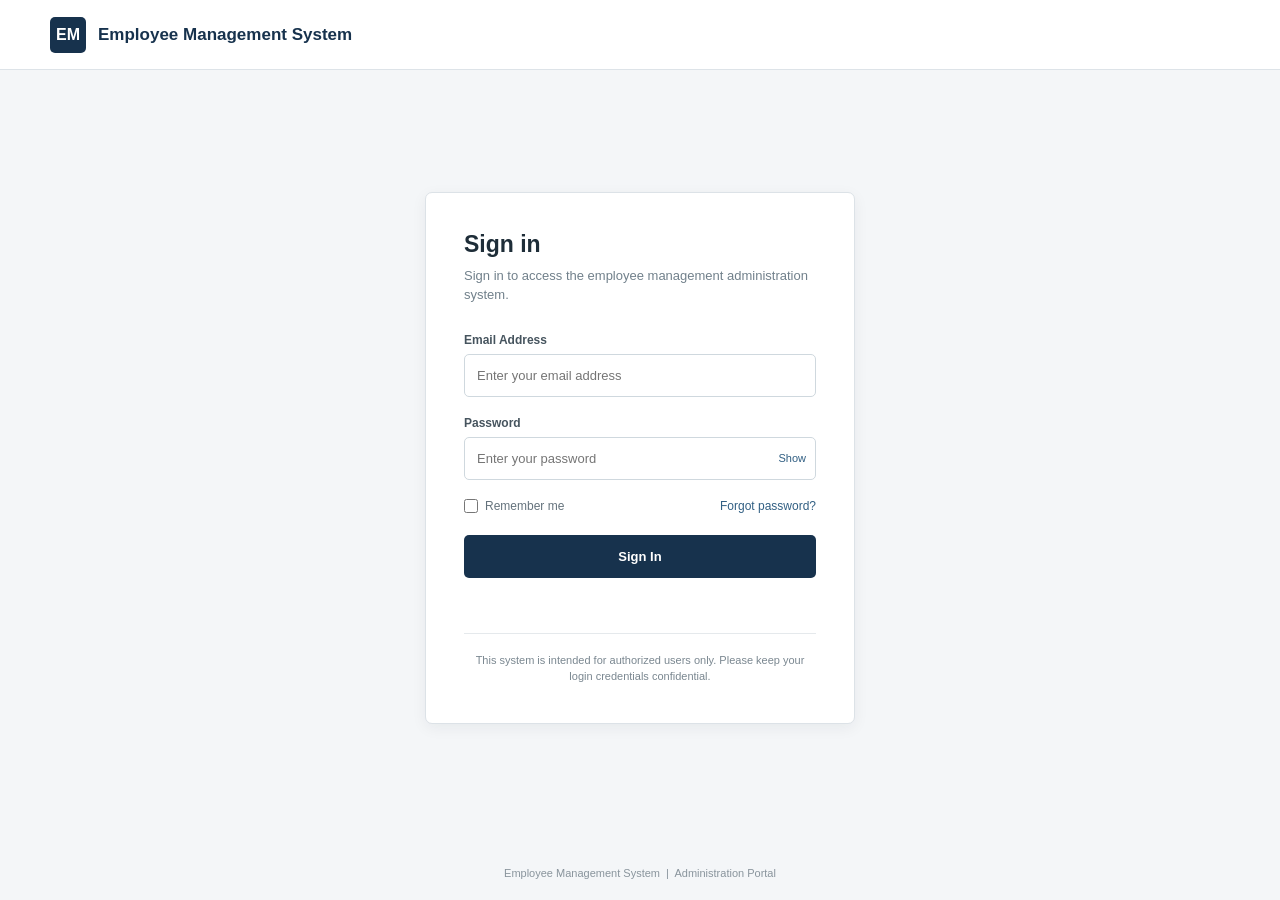
<file: index.html>
<!DOCTYPE html>
<html lang="en">
<head>
    <meta charset="UTF-8">
    <meta name="viewport" content="width=device-width, initial-scale=1.0">

    <title>Employee Management System - Sign In</title>

    <style>
        * {
            margin: 0;
            padding: 0;
            box-sizing: border-box;
        }

        body {
            font-family: Arial, Helvetica, sans-serif;
            background: #f4f6f8;
            color: #263238;
            min-height: 100vh;
        }

        .page {
            min-height: 100vh;
            display: flex;
            flex-direction: column;
        }

        /* HEADER */

        .header {
            height: 70px;
            background: #ffffff;
            border-bottom: 1px solid #dde3e8;
            display: flex;
            align-items: center;
            padding: 0 50px;
        }

        .brand {
            display: flex;
            align-items: center;
            gap: 12px;
        }

        .brand-mark {
            width: 36px;
            height: 36px;
            background: #17324d;
            color: white;
            border-radius: 5px;
            display: flex;
            align-items: center;
            justify-content: center;
            font-weight: bold;
            font-size: 16px;
        }

        .brand-name {
            color: #17324d;
            font-size: 17px;
            font-weight: 600;
        }

        /* MAIN */

        .main {
            flex: 1;
            display: flex;
            justify-content: center;
            align-items: center;
            padding: 50px 20px;
        }

        .login-container {
            width: 100%;
            max-width: 430px;
        }

        .login-card {
            background: #ffffff;
            border: 1px solid #dce2e7;
            border-radius: 7px;
            padding: 38px;
            box-shadow: 0 4px 15px rgba(20, 40, 55, 0.06);
        }

        .heading {
            margin-bottom: 28px;
        }

        .heading h1 {
            font-size: 23px;
            font-weight: 600;
            color: #1e2d38;
        }

        .heading p {
            margin-top: 8px;
            color: #71808b;
            font-size: 13px;
            line-height: 1.5;
        }

        /* FORM */

        .form-group {
            margin-bottom: 19px;
        }

        .form-group label {
            display: block;
            font-size: 12px;
            font-weight: 600;
            color: #46545e;
            margin-bottom: 7px;
        }

        .input-wrapper {
            position: relative;
        }

        .form-group input {
            width: 100%;
            height: 43px;
            border: 1px solid #cfd8de;
            border-radius: 5px;
            padding: 0 12px;
            font-size: 13px;
            color: #263238;
            background: #ffffff;
            outline: none;
        }

        .form-group input:focus {
            border-color: #315f83;
            box-shadow: 0 0 0 2px rgba(49, 95, 131, 0.08);
        }

        .password-input {
            padding-right: 65px !important;
        }

        .show-password {
            position: absolute;
            right: 10px;
            top: 50%;
            transform: translateY(-50%);
            border: none;
            background: transparent;
            color: #315f83;
            font-size: 11px;
            cursor: pointer;
        }

        /* OPTIONS */

        .options {
            display: flex;
            justify-content: space-between;
            align-items: center;
            margin: 4px 0 22px;
        }

        .remember {
            display: flex;
            align-items: center;
            gap: 7px;
            color: #64727c;
            font-size: 12px;
        }

        .remember input {
            width: 14px;
            height: 14px;
        }

        .forgot {
            color: #315f83;
            text-decoration: none;
            font-size: 12px;
        }

        .forgot:hover {
            text-decoration: underline;
        }

        /* BUTTON */

        .login-button {
            width: 100%;
            height: 43px;
            background: #17324d;
            color: white;
            border: none;
            border-radius: 5px;
            font-size: 13px;
            font-weight: 600;
            cursor: pointer;
        }

        .login-button:hover {
            background: #294d6b;
        }

        /* MESSAGE */

        .login-message {
            min-height: 18px;
            margin-top: 15px;
            text-align: center;
            color: #a63c3c;
            font-size: 12px;
        }

        /* SECURITY */

        .security-note {
            margin-top: 22px;
            padding-top: 18px;
            border-top: 1px solid #e5e9ec;
            color: #7a8790;
            font-size: 11px;
            line-height: 1.5;
            text-align: center;
        }

        /* FOOTER */

        .footer {
            height: 55px;
            display: flex;
            justify-content: center;
            align-items: center;
            color: #89949c;
            font-size: 11px;
        }

        /* MOBILE */

        @media (max-width: 600px) {

            .header {
                padding: 0 20px;
            }

            .main {
                padding: 30px 15px;
            }

            .login-card {
                padding: 28px 22px;
            }

            .options {
                align-items: flex-start;
                gap: 10px;
            }

        }
    </style>
</head>

<body>

<div class="page">

    <!-- HEADER -->

    <header class="header">

        <div class="brand">

            <div class="brand-mark">
                EM
            </div>

            <div class="brand-name">
                Employee Management System
            </div>

        </div>

    </header>


    <!-- LOGIN -->

    <main class="main">

        <div class="login-container">

            <div class="login-card">

                <div class="heading">

                    <h1>Sign in</h1>

                    <p>
                        Sign in to access the employee management
                        administration system.
                    </p>

                </div>


                <form id="loginForm">

                    <!-- EMAIL -->

                    <div class="form-group">

                        <label for="email">
                            Email Address
                        </label>

                        <input
                            type="email"
                            id="email"
                            placeholder="Enter your email address"
                            autocomplete="username"
                            required
                        >

                    </div>


                    <!-- PASSWORD -->

                    <div class="form-group">

                        <label for="password">
                            Password
                        </label>

                        <div class="input-wrapper">

                            <input
                                type="password"
                                id="password"
                                class="password-input"
                                placeholder="Enter your password"
                                autocomplete="current-password"
                                required
                            >

                            <button
                                type="button"
                                class="show-password"
                                onclick="togglePassword()"
                            >
                                Show
                            </button>

                        </div>

                    </div>


                    <!-- OPTIONS -->

                    <div class="options">

                        <label class="remember">

                            <input
                                type="checkbox"
                                id="remember"
                            >

                            Remember me

                        </label>


                        <a
                            href="#"
                            class="forgot"
                            onclick="forgotPassword(event)"
                        >
                            Forgot password?
                        </a>

                    </div>


                    <!-- LOGIN -->

                    <button
                        type="submit"
                        class="login-button"
                    >
                        Sign In
                    </button>


                    <div
                        id="loginMessage"
                        class="login-message"
                    ></div>

                </form>


                <div class="security-note">

                    This system is intended for authorized users only.
                    Please keep your login credentials confidential.

                </div>

            </div>

        </div>

    </main>


    <!-- FOOTER -->

    <footer class="footer">

        Employee Management System &nbsp;|&nbsp;
        Administration Portal

    </footer>

</div>


<script>

    const loginForm =
        document.getElementById("loginForm");


    loginForm.addEventListener("submit", function(event) {

        event.preventDefault();


        const email =
            document.getElementById("email").value.trim();

        const password =
            document.getElementById("password").value;


        if (
            email === "admin@employeehub.com" &&
            password === "12345"
        ) {

            window.location.href =
                "dashboard.html";

        } else {

            document.getElementById("loginMessage")
                .textContent =
                "Invalid email address or password.";

        }

    });


    function togglePassword() {

        const password =
            document.getElementById("password");

        const button =
            document.querySelector(".show-password");


        if (password.type === "password") {

            password.type = "text";
            button.textContent = "Hide";

        } else {

            password.type = "password";
            button.textContent = "Show";

        }

    }


    function forgotPassword(event) {

        event.preventDefault();

        alert(
            "Please contact the system administrator to reset your password."
        );

    }

</script>

</body>
</html>
</file>
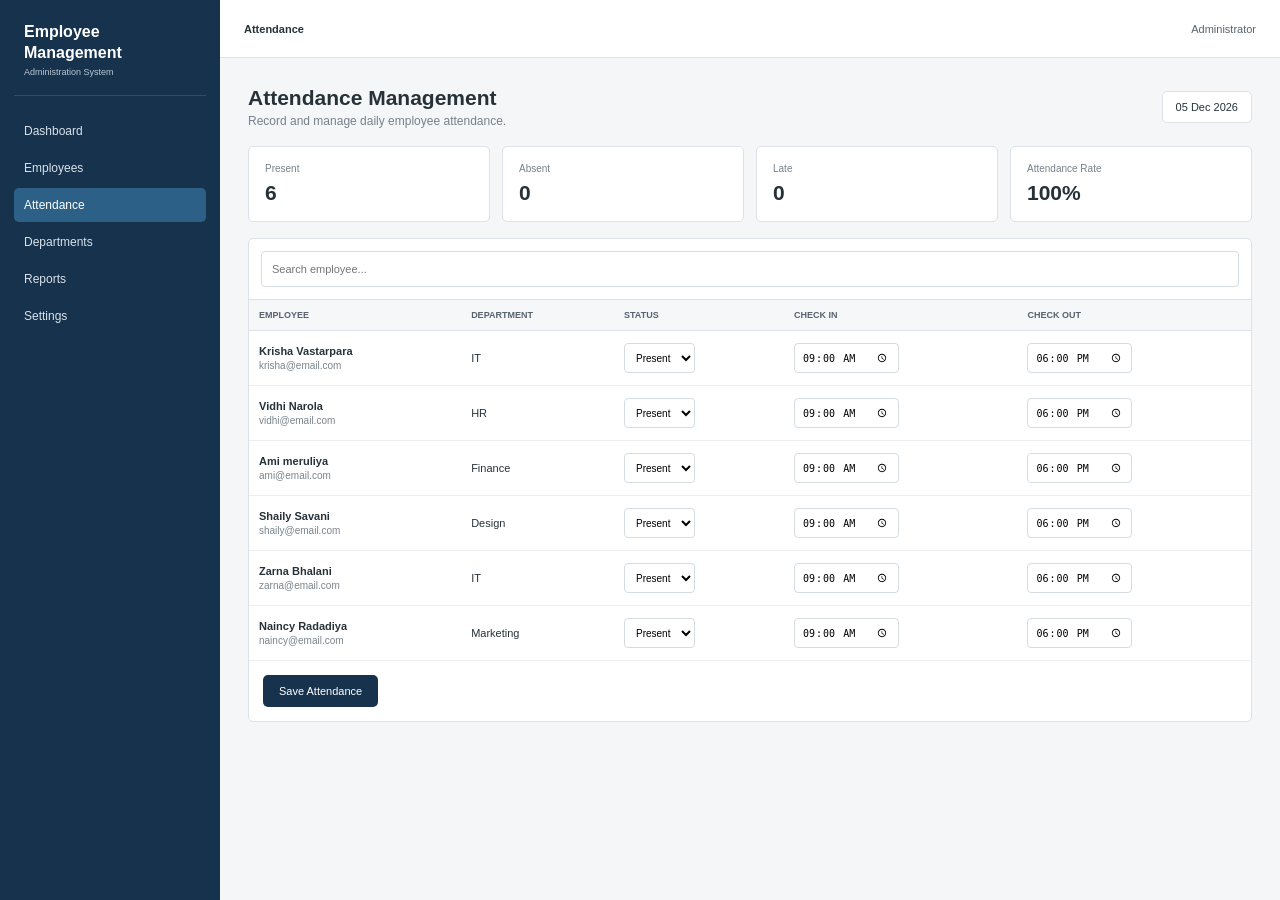
<file: attendance.html>
<!DOCTYPE html>
<html lang="en">
<head>
<meta charset="UTF-8">
<meta name="viewport" content="width=device-width, initial-scale=1.0">

<title>Attendance | Employee Management System</title>

<style>
* {
    box-sizing: border-box;
    margin: 0;
    padding: 0;
}

body {
    font-family: Arial, Helvetica, sans-serif;
    background: #f4f6f8;
    color: #263238;
}

/* SIDEBAR */
.sidebar {
    position: fixed;
    left: 0;
    top: 0;
    width: 220px;
    height: 100vh;
    background: #17324d;
    color: white;
    padding: 22px 14px;
}

.logo {
    padding: 0 10px 18px;
    border-bottom: 1px solid rgba(255,255,255,0.12);
    margin-bottom: 18px;
}

.logo h2 {
    font-size: 16px;
    line-height: 1.3;
}

.logo p {
    font-size: 9px;
    color: #b9c7d3;
    margin-top: 3px;
}

.nav a {
    display: block;
    color: #d9e2e9;
    text-decoration: none;
    font-size: 12px;
    padding: 10px;
    margin-bottom: 3px;
    border-radius: 5px;
}

.nav a:hover,
.nav a.active {
    background: #2d6086;
    color: white;
}

/* MAIN */
.main {
    margin-left: 220px;
    min-height: 100vh;
}

/* TOP BAR */
.topbar {
    height: 58px;
    background: white;
    border-bottom: 1px solid #dce2e7;
    display: flex;
    justify-content: space-between;
    align-items: center;
    padding: 0 24px;
}

.topbar-title {
    font-size: 11px;
    font-weight: bold;
}

.admin {
    font-size: 11px;
    color: #59636d;
}

/* CONTENT */
.content {
    padding: 28px;
}

.page-header {
    display: flex;
    justify-content: space-between;
    align-items: center;
    margin-bottom: 18px;
}

.page-header h1 {
    font-size: 21px;
}

.page-header p {
    font-size: 12px;
    color: #77818a;
    margin-top: 4px;
}

.date-box {
    background: white;
    border: 1px solid #dce2e7;
    border-radius: 5px;
    padding: 9px 13px;
    font-size: 11px;
}

/* SUMMARY */
.summary {
    display: grid;
    grid-template-columns: repeat(4, 1fr);
    gap: 12px;
    margin-bottom: 16px;
}

.summary-card {
    background: white;
    border: 1px solid #dce2e7;
    border-radius: 5px;
    padding: 16px;
}

.summary-card p {
    font-size: 10px;
    color: #77818a;
    margin-bottom: 7px;
}

.summary-card h2 {
    font-size: 21px;
}

/* TABLE CARD */
.table-card {
    background: white;
    border: 1px solid #dce2e7;
    border-radius: 5px;
    overflow: hidden;
}

.filters {
    padding: 12px;
    border-bottom: 1px solid #dce2e7;
    display: flex;
    gap: 8px;
}

.search-box {
    flex: 1;
    height: 36px;
    border: 1px solid #d5dce1;
    border-radius: 4px;
    padding: 0 10px;
    font-size: 11px;
    outline: none;
}

.search-box:focus {
    border-color: #17324d;
}

/* TABLE */
.table-wrapper {
    overflow-x: auto;
}

table {
    width: 100%;
    border-collapse: collapse;
    min-width: 760px;
}

th {
    background: #f5f7f9;
    color: #59636d;
    font-size: 9px;
    text-align: left;
    padding: 10px;
    border-bottom: 1px solid #dce2e7;
}

td {
    padding: 12px 10px;
    font-size: 11px;
    border-bottom: 1px solid #edf0f2;
}

.employee-name {
    font-weight: bold;
}

.employee-email {
    color: #7a848c;
    font-size: 10px;
    margin-top: 3px;
}

.status-select {
    height: 30px;
    border: 1px solid #d5dce1;
    border-radius: 4px;
    padding: 0 7px;
    font-size: 10px;
    background: white;
    outline: none;
}

.time-input {
    width: 105px;
    height: 30px;
    border: 1px solid #d5dce1;
    border-radius: 4px;
    padding: 0 7px;
    font-size: 10px;
    outline: none;
}

.save-btn {
    background: #17324d;
    color: white;
    border: none;
    border-radius: 5px;
    padding: 10px 16px;
    font-size: 11px;
    cursor: pointer;
    margin: 14px;
}

.save-btn:hover {
    background: #244966;
}

.no-data {
    text-align: center;
    padding: 35px;
    color: #7a848c;
    font-size: 12px;
}

.message {
    display: none;
    margin: 0 14px 14px;
    padding: 9px 12px;
    background: #e8f5ed;
    border: 1px solid #c9e6d3;
    color: #287a46;
    border-radius: 4px;
    font-size: 10px;
}

/* MOBILE */
@media (max-width: 800px) {

    .sidebar {
        position: relative;
        width: 100%;
        height: auto;
        padding: 14px;
    }

    .logo {
        margin-bottom: 10px;
    }

    .nav {
        display: flex;
        flex-wrap: wrap;
        gap: 4px;
    }

    .nav a {
        margin: 0;
        padding: 8px 10px;
    }

    .main {
        margin-left: 0;
    }

    .content {
        padding: 15px;
    }

    .summary {
        grid-template-columns: repeat(2, 1fr);
    }

    .page-header {
        align-items: flex-start;
        gap: 10px;
    }
}

@media (max-width: 500px) {

    .summary {
        grid-template-columns: 1fr;
    }

    .page-header {
        flex-direction: column;
    }
}
</style>
</head>

<body>

<!-- SIDEBAR -->
<aside class="sidebar">

    <div class="logo">
        <h2>Employee<br>Management</h2>
        <p>Administration System</p>
    </div>

    <nav class="nav">
        <a href="dashboard.html">Dashboard</a>
        <a href="employees.html">Employees</a>
        <a href="attendance.html" class="active">Attendance</a>
        <a href="departments.html">Departments</a>
        <a href="reports.html">Reports</a>
        <a href="settings.html">Settings</a>
    </nav>

</aside>


<!-- MAIN -->
<main class="main">

    <header class="topbar">

        <div class="topbar-title">
            Attendance
        </div>

        <div class="admin">
            Administrator
        </div>

    </header>


    <section class="content">

        <!-- HEADER -->
        <div class="page-header">

            <div>
                <h1>Attendance Management</h1>
                <p>Record and manage daily employee attendance.</p>
            </div>

            <div class="date-box" id="currentDate">
                Loading...
            </div>

        </div>


        <!-- SUMMARY -->
        <div class="summary">

            <div class="summary-card">
                <p>Present</p>
                <h2 id="presentCount">0</h2>
            </div>

            <div class="summary-card">
                <p>Absent</p>
                <h2 id="absentCount">0</h2>
            </div>

            <div class="summary-card">
                <p>Late</p>
                <h2 id="lateCount">0</h2>
            </div>

            <div class="summary-card">
                <p>Attendance Rate</p>
                <h2 id="attendanceRate">0%</h2>
            </div>

        </div>


        <!-- TABLE -->
        <div class="table-card">

            <div class="filters">

                <input
                    type="text"
                    id="searchInput"
                    class="search-box"
                    placeholder="Search employee..."
                    oninput="displayAttendance()"
                >

            </div>


            <div class="table-wrapper">

                <table>

                    <thead>

                        <tr>
                            <th>EMPLOYEE</th>
                            <th>DEPARTMENT</th>
                            <th>STATUS</th>
                            <th>CHECK IN</th>
                            <th>CHECK OUT</th>
                        </tr>

                    </thead>

                    <tbody id="attendanceTableBody"></tbody>

                </table>

            </div>


            <button
                class="save-btn"
                onclick="saveAttendance()"
            >
                Save Attendance
            </button>


            <div
                class="message"
                id="saveMessage"
            >
                Attendance saved successfully.
            </div>

        </div>

    </section>

</main>


<script>

/* =====================================================
   EMPLOYEES
===================================================== */

const defaultEmployees = [

    {
        id: "EMP001",
        name: "Krisha Vastarpara",
        position: "Software Developer",
        department: "IT",
        email: "krisha@email.com",
        status: "Active"
    },

    {
        id: "EMP002",
        name: "Vidhi Narola",
        position: "HR Manager",
        department: "HR",
        email: "vidhi@email.com",
        status: "Active"
    },

    {
        id: "EMP003",
        name: "Ami meruliya",
        position: "Accountant",
        department: "Finance",
        email: "ami@email.com",
        status: "Active"
    },

    {
        id: "EMP004",
        name: "Shaily Savani",
        position: "UI Designer",
        department: "Design",
        email: "shaily@email.com",
        status: "Active"
    },

    {
        id: "EMP005",
        name: "Zarna Bhalani",
        position: "Web Developer",
        department: "IT",
        email: "zarna@email.com",
        status: "Active"
    },

    {
        id: "EMP006",
        name: "Naincy Radadiya",
        position: "Marketing Executive",
        department: "Marketing",
        email: "naincy@email.com",
        status: "Active"
    }

];


/* =====================================================
   GET EMPLOYEES FROM EMPLOYEE PAGE
===================================================== */

let employees = [];

const savedEmployees =
    localStorage.getItem("employeeHubEmployees");

if (savedEmployees) {

    try {

        employees = JSON.parse(savedEmployees);

        if (!Array.isArray(employees) || employees.length === 0) {
            employees = defaultEmployees;
        }

    } catch (error) {

        employees = defaultEmployees;

    }

} else {

    employees = defaultEmployees;

}


/* =====================================================
   DATE
===================================================== */

const today =
    new Date();

const todayKey =
    today.getFullYear() +
    "-" +
    String(today.getMonth() + 1).padStart(2, "0") +
    "-" +
    String(today.getDate()).padStart(2, "0");


document.getElementById("currentDate").textContent =
    today.toLocaleDateString(
        "en-IN",
        {
            day: "2-digit",
            month: "short",
            year: "numeric"
        }
    );


/* =====================================================
   ATTENDANCE STORAGE
===================================================== */

const attendanceStorageKey =
    "employeeAttendance_" + todayKey;


let attendance = {};


const savedAttendance =
    localStorage.getItem(attendanceStorageKey);


if (savedAttendance) {

    try {

        attendance = JSON.parse(savedAttendance);

    } catch (error) {

        attendance = {};

    }

}


/* =====================================================
   CREATE DEFAULT ATTENDANCE
===================================================== */

employees.forEach(function(employee) {

    if (!attendance[employee.id]) {

        attendance[employee.id] = {

            status: "Present",

            checkIn: "09:00",

            checkOut: "18:00"

        };

    }

});


/* =====================================================
   DISPLAY ATTENDANCE
===================================================== */

function displayAttendance() {

    const tableBody =
        document.getElementById(
            "attendanceTableBody"
        );


    const search =
        document
        .getElementById("searchInput")
        .value
        .toLowerCase()
        .trim();


    const filteredEmployees =
        employees.filter(function(employee) {

            return (
                employee.name
                    .toLowerCase()
                    .includes(search)
                ||
                employee.department
                    .toLowerCase()
                    .includes(search)
            );

        });


    tableBody.innerHTML = "";


    if (filteredEmployees.length === 0) {

        tableBody.innerHTML = `
            <tr>
                <td colspan="5" class="no-data">
                    No employees found.
                </td>
            </tr>
        `;

        updateStatistics();

        return;

    }


    filteredEmployees.forEach(function(employee) {

        if (!attendance[employee.id]) {

            attendance[employee.id] = {

                status: "Present",
                checkIn: "09:00",
                checkOut: "18:00"

            };

        }


        const record =
            attendance[employee.id];


        const row =
            document.createElement("tr");


        row.innerHTML = `

            <td>

                <div class="employee-name">
                    ${escapeHTML(employee.name)}
                </div>

                <div class="employee-email">
                    ${escapeHTML(employee.email)}
                </div>

            </td>


            <td>
                ${escapeHTML(employee.department)}
            </td>


            <td>

                <select
                    class="status-select"
                    data-id="${employee.id}"
                    onchange="changeStatus('${employee.id}', this.value)"
                >

                    <option
                        value="Present"
                        ${record.status === "Present" ? "selected" : ""}
                    >
                        Present
                    </option>

                    <option
                        value="Absent"
                        ${record.status === "Absent" ? "selected" : ""}
                    >
                        Absent
                    </option>

                    <option
                        value="Late"
                        ${record.status === "Late" ? "selected" : ""}
                    >
                        Late
                    </option>

                </select>

            </td>


            <td>

                <input
                    type="time"
                    class="time-input"
                    id="checkin-${employee.id}"
                    value="${record.checkIn}"
                    ${record.status === "Absent" ? "disabled" : ""}
                    onchange="updateTime('${employee.id}', 'checkIn', this.value)"
                >

            </td>


            <td>

                <input
                    type="time"
                    class="time-input"
                    id="checkout-${employee.id}"
                    value="${record.checkOut}"
                    ${record.status === "Absent" ? "disabled" : ""}
                    onchange="updateTime('${employee.id}', 'checkOut', this.value)"
                >

            </td>

        `;


        tableBody.appendChild(row);

    });


    updateStatistics();

}


/* =====================================================
   CHANGE STATUS
===================================================== */

function changeStatus(id, status) {

    if (!attendance[id]) {

        attendance[id] = {};

    }


    attendance[id].status = status;


    if (status === "Present") {

        attendance[id].checkIn = "09:00";
        attendance[id].checkOut = "18:00";

    }


    if (status === "Late") {

        attendance[id].checkIn = "09:30";
        attendance[id].checkOut = "18:00";

    }


    if (status === "Absent") {

        attendance[id].checkIn = "";
        attendance[id].checkOut = "";

    }


    displayAttendance();

}


/* =====================================================
   UPDATE TIME
===================================================== */

function updateTime(id, type, value) {

    if (!attendance[id]) {

        attendance[id] = {

            status: "Present",
            checkIn: "09:00",
            checkOut: "18:00"

        };

    }


    attendance[id][type] = value;


    updateStatistics();

}


/* =====================================================
   STATISTICS
===================================================== */

function updateStatistics() {

    let present = 0;
    let absent = 0;
    let late = 0;


    employees.forEach(function(employee) {

        const record =
            attendance[employee.id];


        if (!record) {
            return;
        }


        if (record.status === "Present") {
            present++;
        }

        else if (record.status === "Absent") {
            absent++;
        }

        else if (record.status === "Late") {
            late++;
        }

    });


    const total =
        employees.length;


    const rate =
        total > 0
            ? Math.round(
                ((present + late) / total) * 100
              )
            : 0;


    document.getElementById(
        "presentCount"
    ).textContent = present;


    document.getElementById(
        "absentCount"
    ).textContent = absent;


    document.getElementById(
        "lateCount"
    ).textContent = late;


    document.getElementById(
        "attendanceRate"
    ).textContent = rate + "%";

}


/* =====================================================
   SAVE ATTENDANCE
===================================================== */

function saveAttendance() {

    localStorage.setItem(
        attendanceStorageKey,
        JSON.stringify(attendance)
    );


    const message =
        document.getElementById(
            "saveMessage"
        );


    message.style.display = "block";


    setTimeout(function() {

        message.style.display = "none";

    }, 2500);

}


/* =====================================================
   HTML SECURITY
===================================================== */

function escapeHTML(value) {

    return String(value)
        .replace(/&/g, "&amp;")
        .replace(/</g, "&lt;")
        .replace(/>/g, "&gt;")
        .replace(/"/g, "&quot;")
        .replace(/'/g, "&#039;");

}


/* =====================================================
   START
===================================================== */

displayAttendance();

</script>

</body>
</html>
</file>
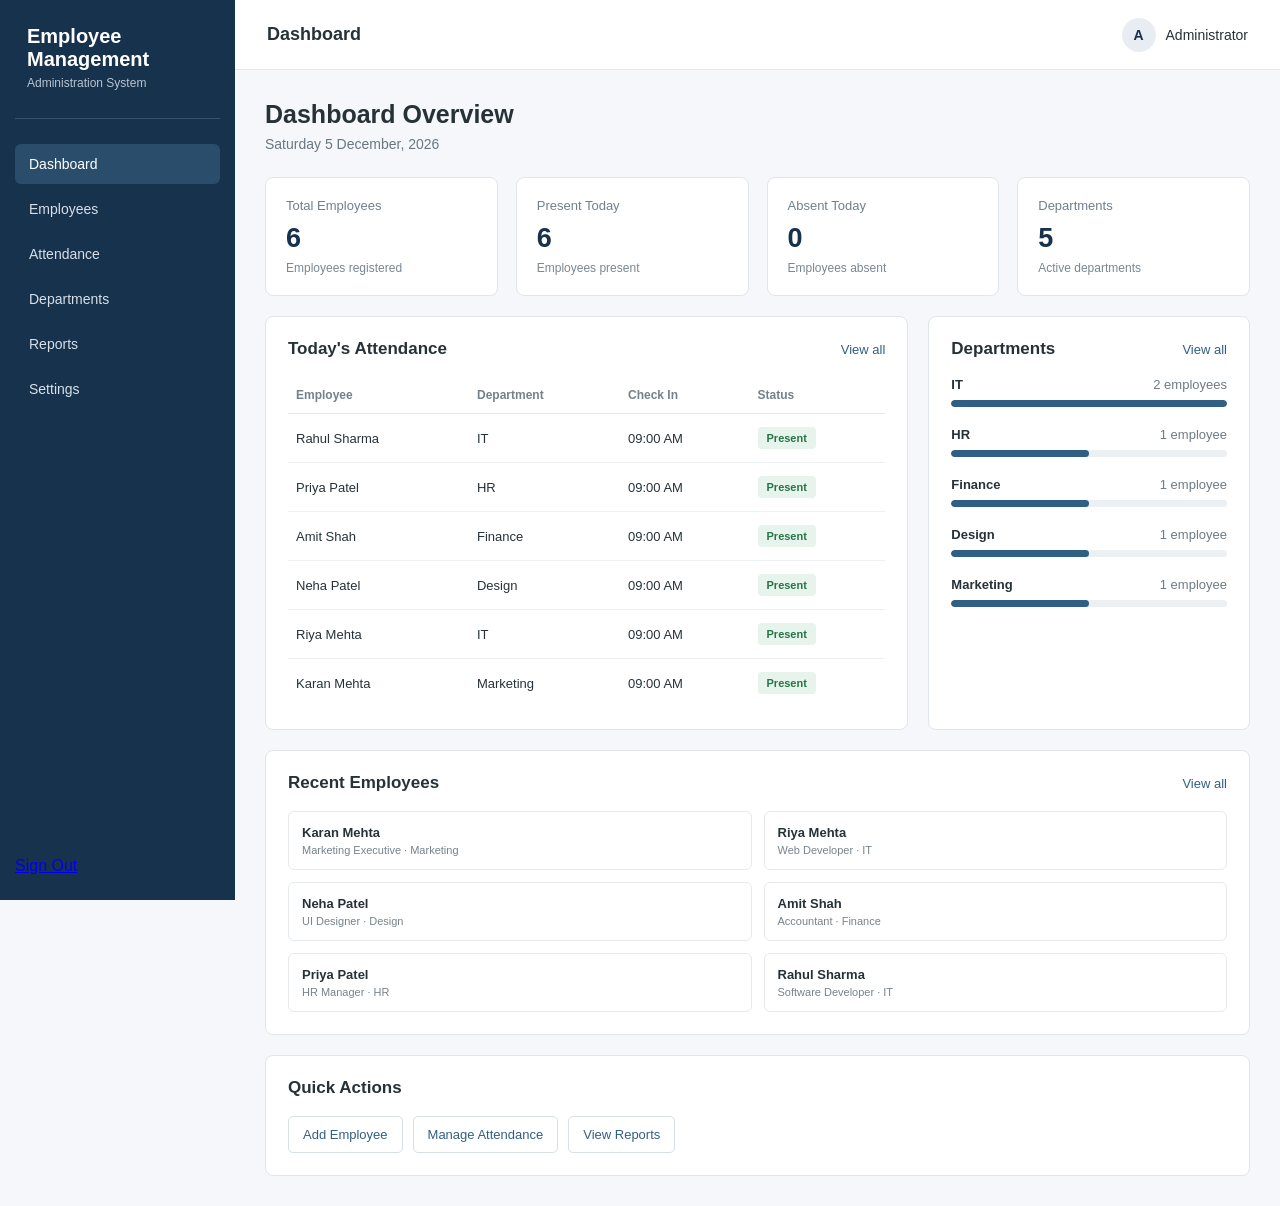
<file: dashboard.html>
<!DOCTYPE html>
<html lang="en">
<head>
    <meta charset="UTF-8">
    <meta name="viewport" content="width=device-width, initial-scale=1.0">
    <title>Dashboard | Employee Management System</title>

    <style>
        * {
            margin: 0;
            padding: 0;
            box-sizing: border-box;
        }

        body {
            font-family: Arial, Helvetica, sans-serif;
            background: #f5f7fa;
            color: #263238;
        }

        .layout {
            display: flex;
            min-height: 100vh;
        }

        /* SIDEBAR */
        .sidebar {
            width: 235px;
            background: #17324d;
            color: white;
            padding: 25px 15px;
            position: fixed;
            left: 0;
            top: 0;
            bottom: 0;
        }

        .brand {
            padding: 0 12px 28px;
            border-bottom: 1px solid rgba(255,255,255,0.15);
        }

        .brand h2 {
            font-size: 20px;
            font-weight: 600;
        }

        .brand p {
            margin-top: 5px;
            font-size: 12px;
            color: #b8c5d1;
        }

        .menu {
            margin-top: 25px;
        }

        .menu a {
            display: block;
            color: #d7e0e8;
            text-decoration: none;
            padding: 12px 14px;
            margin-bottom: 5px;
            border-radius: 6px;
            font-size: 14px;
        }

        .menu a:hover,
        .menu a.active {
            background: #294d6b;
            color: white;
        }

        .logout {
            position: absolute;
            bottom: 25px;
            left: 15px;
            right: 15px;
        }

        /* MAIN */
        .main {
            margin-left: 235px;
            width: calc(100% - 235px);
        }

        .topbar {
            height: 70px;
            background: white;
            border-bottom: 1px solid #e1e6eb;
            display: flex;
            align-items: center;
            justify-content: space-between;
            padding: 0 32px;
        }

        .topbar h3 {
            font-size: 18px;
            font-weight: 600;
        }

        .admin {
            display: flex;
            align-items: center;
            gap: 10px;
            font-size: 14px;
        }

        .avatar {
            width: 34px;
            height: 34px;
            border-radius: 50%;
            background: #e7edf3;
            display: flex;
            align-items: center;
            justify-content: center;
            font-weight: bold;
            color: #17324d;
        }

        .content {
            padding: 30px;
        }

        .welcome h1 {
            font-size: 25px;
            font-weight: 600;
        }

        .welcome p {
            margin-top: 7px;
            color: #687783;
            font-size: 14px;
        }

        /* STATISTICS */
        .stats {
            display: grid;
            grid-template-columns: repeat(4, 1fr);
            gap: 18px;
            margin-top: 25px;
        }

        .stat-card {
            background: white;
            border: 1px solid #e1e6eb;
            border-radius: 8px;
            padding: 20px;
        }

        .stat-title {
            color: #71808c;
            font-size: 13px;
            margin-bottom: 10px;
        }

        .stat-value {
            font-size: 27px;
            font-weight: 600;
            color: #17324d;
        }

        .stat-note {
            margin-top: 7px;
            font-size: 12px;
            color: #7a8791;
        }

        /* GRID */
        .dashboard-grid {
            display: grid;
            grid-template-columns: 2fr 1fr;
            gap: 20px;
            margin-top: 20px;
        }

        .box {
            background: white;
            border: 1px solid #e1e6eb;
            border-radius: 8px;
            padding: 22px;
        }

        .box-header {
            display: flex;
            justify-content: space-between;
            align-items: center;
            margin-bottom: 18px;
        }

        .box-header h2 {
            font-size: 17px;
            font-weight: 600;
        }

        .view-link {
            color: #315f83;
            text-decoration: none;
            font-size: 13px;
        }

        /* ATTENDANCE */
        .table-wrapper {
            overflow-x: auto;
        }

        table {
            width: 100%;
            border-collapse: collapse;
        }

        th {
            text-align: left;
            font-size: 12px;
            color: #74818b;
            font-weight: 600;
            padding: 11px 8px;
            border-bottom: 1px solid #e4e8ec;
        }

        td {
            padding: 13px 8px;
            font-size: 13px;
            border-bottom: 1px solid #eef1f3;
        }

        tr:last-child td {
            border-bottom: none;
        }

        .status {
            display: inline-block;
            padding: 5px 9px;
            border-radius: 4px;
            font-size: 11px;
            font-weight: 600;
        }

        .present {
            background: #e7f4ec;
            color: #287447;
        }

        .late {
            background: #fff3df;
            color: #9a681b;
        }

        .absent {
            background: #fbe9e9;
            color: #a63c3c;
        }

        /* DEPARTMENT */
        .department {
            margin-bottom: 20px;
        }

        .department:last-child {
            margin-bottom: 0;
        }

        .department-top {
            display: flex;
            justify-content: space-between;
            margin-bottom: 8px;
            font-size: 13px;
        }

        .department-name {
            font-weight: 600;
        }

        .department-count {
            color: #6e7b85;
        }

        .progress {
            height: 7px;
            background: #edf0f2;
            border-radius: 10px;
            overflow: hidden;
        }

        .progress-bar {
            height: 100%;
            background: #315f83;
            border-radius: 10px;
            width: 0;
        }

        /* RECENT EMPLOYEES */
        .recent-list {
            display: grid;
            grid-template-columns: 1fr 1fr;
            gap: 12px;
        }

        .employee-item {
            border: 1px solid #e6eaed;
            border-radius: 6px;
            padding: 13px;
        }

        .employee-name {
            font-size: 13px;
            font-weight: 600;
        }

        .employee-role {
            margin-top: 4px;
            font-size: 11px;
            color: #77838c;
        }

        /* QUICK ACTIONS */
        .quick-actions {
            display: flex;
            gap: 10px;
            flex-wrap: wrap;
        }

        .action {
            display: inline-block;
            text-decoration: none;
            padding: 10px 14px;
            border: 1px solid #d9e0e5;
            border-radius: 5px;
            color: #315f83;
            background: white;
            font-size: 13px;
        }

        .action:hover {
            background: #f3f6f8;
        }

        /* MOBILE */
        @media (max-width: 1000px) {
            .stats {
                grid-template-columns: repeat(2, 1fr);
            }

            .dashboard-grid {
                grid-template-columns: 1fr;
            }
        }

        @media (max-width: 750px) {
            .sidebar {
                width: 190px;
            }

            .main {
                margin-left: 190px;
                width: calc(100% - 190px);
            }

            .content {
                padding: 20px;
            }

            .recent-list {
                grid-template-columns: 1fr;
            }
        }

        @media (max-width: 600px) {
            .sidebar {
                position: static;
                width: 100%;
                min-height: auto;
            }

            .layout {
                display: block;
            }

            .main {
                margin-left: 0;
                width: 100%;
            }

            .logout {
                position: static;
                margin-top: 15px;
            }

            .stats {
                grid-template-columns: 1fr;
            }

            .topbar {
                padding: 0 18px;
            }

            .content {
                padding: 18px;
            }
        }
    </style>
</head>

<body>

<div class="layout">

    <!-- SIDEBAR -->
    <aside class="sidebar">

        <div class="brand">
            <h2>Employee Management</h2>
            <p>Administration System</p>
        </div>

        <nav class="menu">
            <a href="dashboard.html" class="active">Dashboard</a>
            <a href="employees.html">Employees</a>
            <a href="attendance.html">Attendance</a>
            <a href="departments.html">Departments</a>
            <a href="reports.html">Reports</a>
            <a href="settings.html">Settings</a>
        </nav>

        <div class="logout">
            <a href="index.html" class="menu">Sign Out</a>
        </div>

    </aside>

    <!-- MAIN -->
    <main class="main">

        <header class="topbar">
            <h3>Dashboard</h3>

            <div class="admin">
                <div class="avatar">A</div>
                <span>Administrator</span>
            </div>
        </header>

        <section class="content">

            <div class="welcome">
                <h1>Dashboard Overview</h1>
                <p id="currentDate">Loading date...</p>
            </div>

            <!-- STATISTICS -->
            <div class="stats">

                <div class="stat-card">
                    <div class="stat-title">Total Employees</div>
                    <div class="stat-value" id="totalEmployees">0</div>
                    <div class="stat-note">Employees registered</div>
                </div>

                <div class="stat-card">
                    <div class="stat-title">Present Today</div>
                    <div class="stat-value" id="presentEmployees">0</div>
                    <div class="stat-note">Employees present</div>
                </div>

                <div class="stat-card">
                    <div class="stat-title">Absent Today</div>
                    <div class="stat-value" id="absentEmployees">0</div>
                    <div class="stat-note">Employees absent</div>
                </div>

                <div class="stat-card">
                    <div class="stat-title">Departments</div>
                    <div class="stat-value" id="totalDepartments">0</div>
                    <div class="stat-note">Active departments</div>
                </div>

            </div>

            <!-- ATTENDANCE + DEPARTMENT -->
            <div class="dashboard-grid">

                <div class="box">

                    <div class="box-header">
                        <h2>Today's Attendance</h2>
                        <a href="attendance.html" class="view-link">View all</a>
                    </div>

                    <div class="table-wrapper">

                        <table>
                            <thead>
                                <tr>
                                    <th>Employee</th>
                                    <th>Department</th>
                                    <th>Check In</th>
                                    <th>Status</th>
                                </tr>
                            </thead>

                            <tbody id="attendanceTable">
                            </tbody>
                        </table>

                    </div>

                </div>

                <div class="box">

                    <div class="box-header">
                        <h2>Departments</h2>
                        <a href="departments.html" class="view-link">View all</a>
                    </div>

                    <div id="departmentList">
                    </div>

                </div>

            </div>

            <!-- RECENT EMPLOYEES -->
            <div class="box" style="margin-top:20px;">

                <div class="box-header">
                    <h2>Recent Employees</h2>
                    <a href="employees.html" class="view-link">View all</a>
                </div>

                <div class="recent-list" id="recentEmployees">
                </div>

            </div>

            <!-- QUICK ACTIONS -->
            <div class="box" style="margin-top:20px;">

                <div class="box-header">
                    <h2>Quick Actions</h2>
                </div>

                <div class="quick-actions">

                    <a href="employees.html" class="action">
                        Add Employee
                    </a>

                    <a href="attendance.html" class="action">
                        Manage Attendance
                    </a>

                    <a href="reports.html" class="action">
                        View Reports
                    </a>

                </div>

            </div>

        </section>

    </main>

</div>


<script>

    const defaultEmployees = [
        {
            name: "Rahul Sharma",
            position: "Software Developer",
            department: "IT",
            email: "rahul@email.com"
        },
        {
            name: "Priya Patel",
            position: "HR Manager",
            department: "HR",
            email: "priya@email.com"
        },
        {
            name: "Amit Shah",
            position: "Accountant",
            department: "Finance",
            email: "amit@email.com"
        },
        {
            name: "Neha Patel",
            position: "UI Designer",
            department: "Design",
            email: "neha@email.com"
        },
        {
            name: "Riya Mehta",
            position: "Web Developer",
            department: "IT",
            email: "riya@email.com"
        },
        {
            name: "Karan Mehta",
            position: "Marketing Executive",
            department: "Marketing",
            email: "karan@email.com"
        }
    ];


    let employees =
        JSON.parse(localStorage.getItem("employeeHubEmployees"))
        || defaultEmployees;


    const todayKey = new Date().toISOString().split("T")[0];

    const attendanceKey =
        "employeeHubAttendance_" + todayKey;


    let attendance =
        JSON.parse(localStorage.getItem(attendanceKey)) || {};


    /* DATE */

    const date = new Date();

    document.getElementById("currentDate").textContent =
        date.toLocaleDateString("en-IN", {
            weekday: "long",
            day: "numeric",
            month: "long",
            year: "numeric"
        });


    /* TOTAL EMPLOYEES */

    document.getElementById("totalEmployees").textContent =
        employees.length;


    /* DEPARTMENTS */

    const departments = {};

    employees.forEach(function(employee) {

        const department = employee.department || "Other";

        if (!departments[department]) {
            departments[department] = 0;
        }

        departments[department]++;

    });


    const departmentNames = Object.keys(departments);

    document.getElementById("totalDepartments").textContent =
        departmentNames.length;


    /* ATTENDANCE */

    let present = 0;
    let absent = 0;
    let late = 0;


    employees.forEach(function(employee, index) {

        let record = attendance[index];

        if (!record) {
            record = {
                status: "Present",
                checkIn: "09:00 AM",
                checkOut: "06:00 PM"
            };
        }


        if (record.status === "Present") {
            present++;
        }

        if (record.status === "Absent") {
            absent++;
        }

        if (record.status === "Late") {
            late++;
        }

    });


    document.getElementById("presentEmployees").textContent =
        present + late;

    document.getElementById("absentEmployees").textContent =
        absent;


    /* ATTENDANCE TABLE */

    const attendanceTable =
        document.getElementById("attendanceTable");


    if (employees.length === 0) {

        attendanceTable.innerHTML = `
            <tr>
                <td colspan="4" style="text-align:center;">
                    No employees found.
                </td>
            </tr>
        `;

    } else {

        employees.slice(0, 6).forEach(function(employee, index) {

            let record = attendance[index];

            if (!record) {
                record = {
                    status: "Present",
                    checkIn: "09:00 AM",
                    checkOut: "06:00 PM"
                };
            }


            let statusClass = "present";

            if (record.status === "Absent") {
                statusClass = "absent";
            }

            if (record.status === "Late") {
                statusClass = "late";
            }


            attendanceTable.innerHTML += `
                <tr>
                    <td>${employee.name}</td>
                    <td>${employee.department}</td>
                    <td>${record.checkIn}</td>
                    <td>
                        <span class="status ${statusClass}">
                            ${record.status}
                        </span>
                    </td>
                </tr>
            `;

        });

    }


    /* DEPARTMENT LIST */

    const departmentList =
        document.getElementById("departmentList");


    const maxEmployees =
        Math.max(...Object.values(departments), 1);


    departmentNames.slice(0, 6).forEach(function(department) {

        const count = departments[department];

        const percentage =
            Math.round((count / maxEmployees) * 100);


        departmentList.innerHTML += `
            <div class="department">

                <div class="department-top">
                    <span class="department-name">
                        ${department}
                    </span>

                    <span class="department-count">
                        ${count} employee${count !== 1 ? "s" : ""}
                    </span>
                </div>

                <div class="progress">
                    <div
                        class="progress-bar"
                        style="width:${percentage}%">
                    </div>
                </div>

            </div>
        `;

    });


    if (departmentNames.length === 0) {

        departmentList.innerHTML =
            "<p style='font-size:13px;color:#777;'>No departments found.</p>";

    }


    /* RECENT EMPLOYEES */

    const recentEmployees =
        document.getElementById("recentEmployees");


    employees.slice(-6).reverse().forEach(function(employee) {

        recentEmployees.innerHTML += `
            <div class="employee-item">

                <div class="employee-name">
                    ${employee.name}
                </div>

                <div class="employee-role">
                    ${employee.position}
                    ·
                    ${employee.department}
                </div>

            </div>
        `;

    });


    if (employees.length === 0) {

        recentEmployees.innerHTML =
            "<p style='font-size:13px;color:#777;'>No employees found.</p>";

    }

</script>

</body>
</html>
</file>
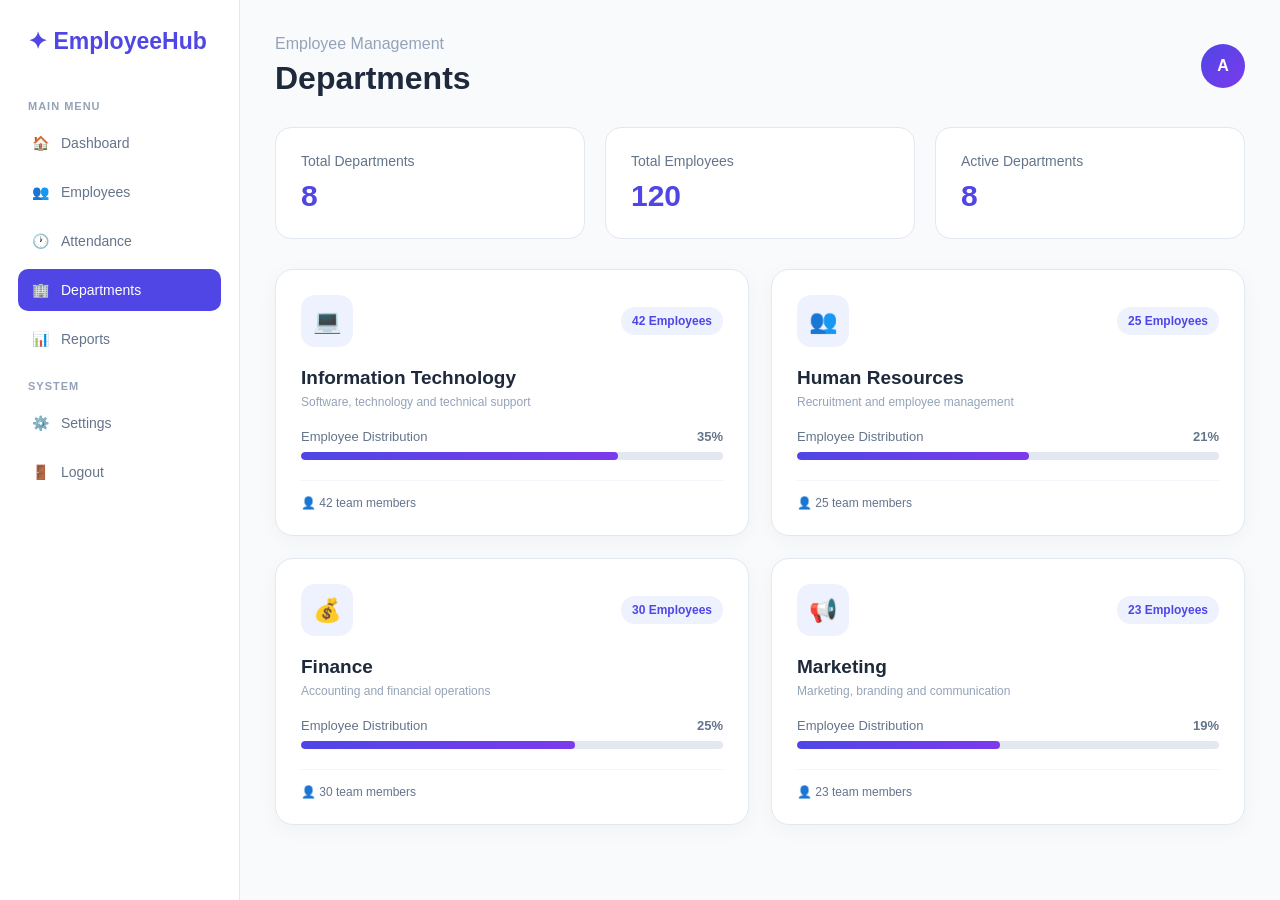
<file: departments.html>
<!DOCTYPE html>
<html lang="en">

<head>

    <meta charset="UTF-8">

    <meta name="viewport"
          content="width=device-width, initial-scale=1.0">

    <title>EmployeeHub | Departments</title>

    <style>

        * {
            margin: 0;
            padding: 0;
            box-sizing: border-box;
        }

        body {
            font-family: Arial, Helvetica, sans-serif;
            background: #f8fafc;
            color: #1e293b;
        }

        .layout {
            min-height: 100vh;
            display: flex;
        }

        /* SIDEBAR */

        .sidebar {
            width: 240px;
            background: white;
            border-right: 1px solid #e2e8f0;
            padding: 28px 18px;
            position: fixed;
            left: 0;
            top: 0;
            bottom: 0;
        }

        .logo {
            font-size: 23px;
            font-weight: bold;
            color: #4f46e5;
            margin-bottom: 45px;
            padding-left: 10px;
        }

        .menu-title {
            font-size: 11px;
            font-weight: bold;
            color: #94a3b8;
            margin: 20px 10px 10px;
            letter-spacing: 1px;
        }

        .sidebar a {
            display: flex;
            align-items: center;
            gap: 12px;
            padding: 13px 14px;
            margin-bottom: 7px;
            border-radius: 10px;
            text-decoration: none;
            color: #64748b;
            font-size: 14px;
            transition: 0.3s;
        }

        .sidebar a:hover {
            background: #eef2ff;
            color: #4f46e5;
        }

        .sidebar a.active {
            background: #4f46e5;
            color: white;
        }

        /* MAIN */

        .main {
            margin-left: 240px;
            width: calc(100% - 240px);
            padding: 35px;
        }

        .header {
            display: flex;
            justify-content: space-between;
            align-items: center;
            margin-bottom: 30px;
        }

        .header p {
            color: #94a3b8;
            margin-bottom: 7px;
        }

        .header h1 {
            font-size: 32px;
        }

        .avatar {
            width: 44px;
            height: 44px;
            border-radius: 50%;
            background: linear-gradient(
                135deg,
                #4f46e5,
                #7c3aed
            );
            color: white;
            display: flex;
            align-items: center;
            justify-content: center;
            font-weight: bold;
        }

        /* SUMMARY */

        .summary {
            display: grid;
            grid-template-columns: repeat(3, 1fr);
            gap: 20px;
            margin-bottom: 30px;
        }

        .summary-card {
            background: white;
            padding: 25px;
            border-radius: 16px;
            border: 1px solid #e2e8f0;
        }

        .summary-card p {
            color: #64748b;
            font-size: 14px;
            margin-bottom: 10px;
        }

        .summary-card h2 {
            font-size: 30px;
            color: #4f46e5;
        }

        /* DEPARTMENT GRID */

        .department-grid {
            display: grid;
            grid-template-columns: repeat(2, 1fr);
            gap: 22px;
        }

        .department-card {
            background: white;
            padding: 25px;
            border-radius: 18px;
            border: 1px solid #e2e8f0;
            box-shadow:
                0 5px 20px rgba(15,23,42,0.04);
            transition: 0.3s;
        }

        .department-card:hover {
            transform: translateY(-4px);
            box-shadow:
                0 12px 30px rgba(15,23,42,0.09);
        }

        .department-top {
            display: flex;
            justify-content: space-between;
            align-items: center;
            margin-bottom: 20px;
        }

        .department-icon {
            width: 52px;
            height: 52px;
            border-radius: 14px;
            background: #eef2ff;
            color: #4f46e5;
            display: flex;
            align-items: center;
            justify-content: center;
            font-size: 23px;
        }

        .department-card h2 {
            font-size: 19px;
            margin-bottom: 6px;
        }

        .department-card p {
            color: #94a3b8;
            font-size: 12px;
        }

        .employee-count {
            background: #eef2ff;
            color: #4f46e5;
            padding: 7px 11px;
            border-radius: 20px;
            font-size: 12px;
            font-weight: bold;
        }

        .department-info {
            display: flex;
            justify-content: space-between;
            margin: 20px 0 8px;
            font-size: 13px;
            color: #64748b;
        }

        .progress {
            width: 100%;
            height: 8px;
            background: #e2e8f0;
            border-radius: 20px;
            overflow: hidden;
        }

        .progress div {
            height: 100%;
            background:
                linear-gradient(
                    90deg,
                    #4f46e5,
                    #7c3aed
                );
            border-radius: 20px;
        }

        .department-footer {
            margin-top: 20px;
            padding-top: 15px;
            border-top: 1px solid #f1f5f9;
            color: #64748b;
            font-size: 12px;
        }

        /* RESPONSIVE */

        @media (max-width: 900px) {

            .department-grid {
                grid-template-columns: 1fr;
            }

            .summary {
                grid-template-columns: 1fr 1fr;
            }

        }

        @media (max-width: 700px) {

            .sidebar {
                width: 70px;
                padding: 20px 10px;
            }

            .logo {
                font-size: 0;
                text-align: center;
                padding: 0;
            }

            .logo:first-letter {
                font-size: 25px;
            }

            .sidebar a {
                justify-content: center;
            }

            .sidebar a span,
            .menu-title {
                display: none;
            }

            .main {
                margin-left: 70px;
                width: calc(100% - 70px);
                padding: 20px;
            }

        }

        @media (max-width: 500px) {

            .summary {
                grid-template-columns: 1fr;
            }

            .main {
                padding: 15px;
            }

            .header h1 {
                font-size: 26px;
            }

        }

    </style>

</head>


<body>

<div class="layout">


    <!-- SIDEBAR -->

    <aside class="sidebar">

        <div class="logo">
            ✦ EmployeeHub
        </div>

        <p class="menu-title">
            MAIN MENU
        </p>

        <a href="dashboard.html">
            🏠
            <span>Dashboard</span>
        </a>

        <a href="employees.html">
            👥
            <span>Employees</span>
        </a>

        <a href="attendance.html">
            🕐
            <span>Attendance</span>
        </a>

        <a href="departments.html" class="active">
            🏢
            <span>Departments</span>
        </a>

        <a href="#">
            📊
            <span>Reports</span>
        </a>

        <p class="menu-title">
            SYSTEM
        </p>

        <a href="#">
            ⚙️
            <span>Settings</span>
        </a>

        <a href="index.html">
            🚪
            <span>Logout</span>
        </a>

    </aside>


    <!-- MAIN -->

    <main class="main">


        <div class="header">

            <div>

                <p>Employee Management</p>

                <h1>
                    Departments
                </h1>

            </div>

            <div class="avatar">
                A
            </div>

        </div>


        <!-- SUMMARY -->

        <section class="summary">

            <div class="summary-card">

                <p>
                    Total Departments
                </p>

                <h2>
                    8
                </h2>

            </div>


            <div class="summary-card">

                <p>
                    Total Employees
                </p>

                <h2>
                    120
                </h2>

            </div>


            <div class="summary-card">

                <p>
                    Active Departments
                </p>

                <h2>
                    8
                </h2>

            </div>

        </section>


        <!-- DEPARTMENTS -->

        <section class="department-grid">


            <!-- IT -->

            <div class="department-card">

                <div class="department-top">

                    <div class="department-icon">
                        💻
                    </div>

                    <span class="employee-count">
                        42 Employees
                    </span>

                </div>

                <h2>
                    Information Technology
                </h2>

                <p>
                    Software, technology and technical support
                </p>

                <div class="department-info">

                    <span>
                        Employee Distribution
                    </span>

                    <strong>
                        35%
                    </strong>

                </div>

                <div class="progress">
                    <div style="width: 75%;"></div>
                </div>

                <div class="department-footer">
                    👤 42 team members
                </div>

            </div>


            <!-- HR -->

            <div class="department-card">

                <div class="department-top">

                    <div class="department-icon">
                        👥
                    </div>

                    <span class="employee-count">
                        25 Employees
                    </span>

                </div>

                <h2>
                    Human Resources
                </h2>

                <p>
                    Recruitment and employee management
                </p>

                <div class="department-info">

                    <span>
                        Employee Distribution
                    </span>

                    <strong>
                        21%
                    </strong>

                </div>

                <div class="progress">
                    <div style="width: 55%;"></div>
                </div>

                <div class="department-footer">
                    👤 25 team members
                </div>

            </div>


            <!-- FINANCE -->

            <div class="department-card">

                <div class="department-top">

                    <div class="department-icon">
                        💰
                    </div>

                    <span class="employee-count">
                        30 Employees
                    </span>

                </div>

                <h2>
                    Finance
                </h2>

                <p>
                    Accounting and financial operations
                </p>

                <div class="department-info">

                    <span>
                        Employee Distribution
                    </span>

                    <strong>
                        25%
                    </strong>

                </div>

                <div class="progress">
                    <div style="width: 65%;"></div>
                </div>

                <div class="department-footer">
                    👤 30 team members
                </div>

            </div>


            <!-- MARKETING -->

            <div class="department-card">

                <div class="department-top">

                    <div class="department-icon">
                        📢
                    </div>

                    <span class="employee-count">
                        23 Employees
                    </span>

                </div>

                <h2>
                    Marketing
                </h2>

                <p>
                    Marketing, branding and communication
                </p>

                <div class="department-info">

                    <span>
                        Employee Distribution
                    </span>

                    <strong>
                        19%
                    </strong>

                </div>

                <div class="progress">
                    <div style="width: 48%;"></div>
                </div>

                <div class="department-footer">
                    👤 23 team members
                </div>

            </div>


        </section>

    </main>

</div>

</body>

</html>
</file>
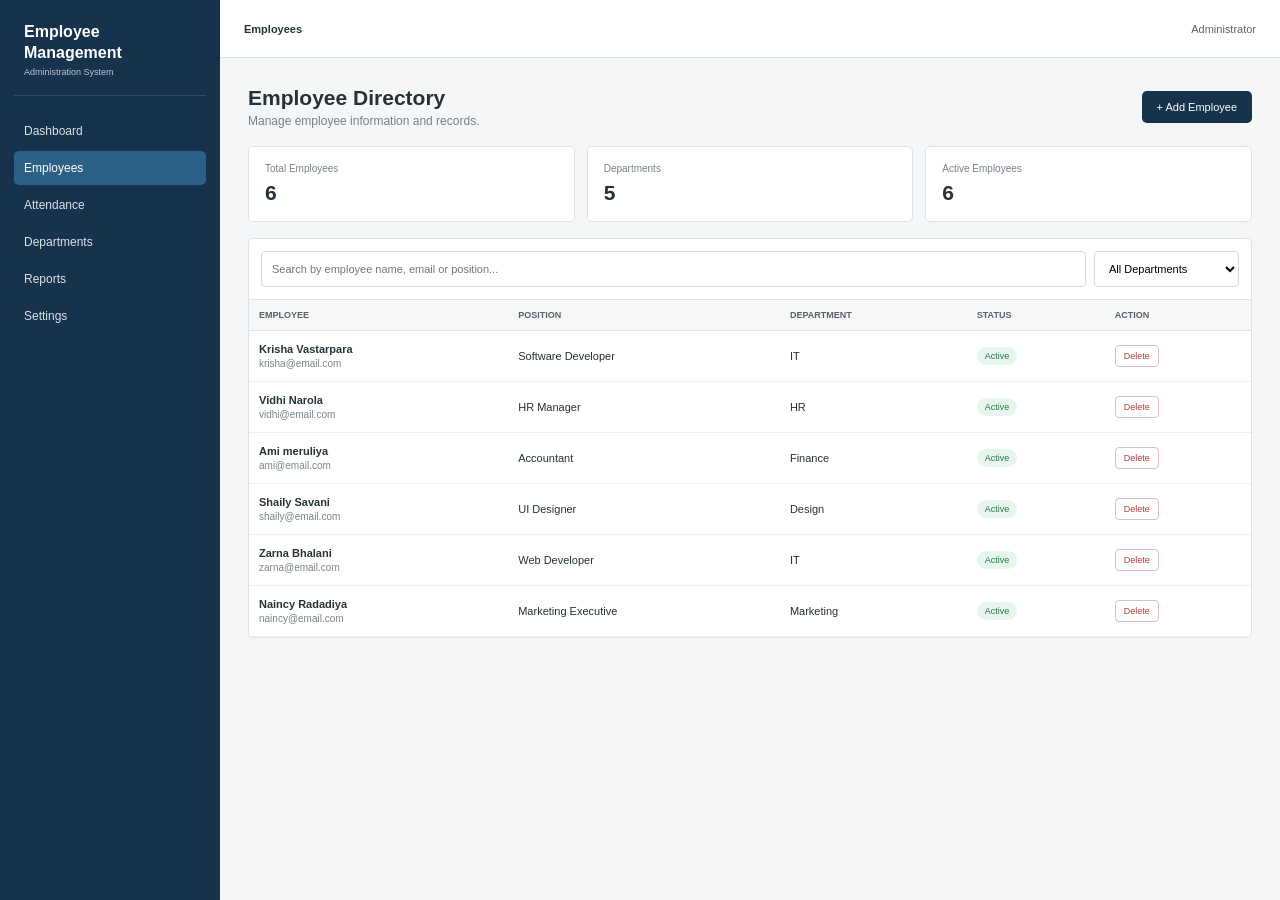
<file: employees.html>
<!DOCTYPE html>
<html lang="en">
<head>
<meta charset="UTF-8">
<meta name="viewport" content="width=device-width, initial-scale=1.0">

<title>Employees | Employee Management System</title>

<style>
* {
    box-sizing: border-box;
    margin: 0;
    padding: 0;
}

body {
    font-family: Arial, Helvetica, sans-serif;
    background: #f4f6f8;
    color: #263238;
}

/* SIDEBAR */
.sidebar {
    position: fixed;
    left: 0;
    top: 0;
    width: 220px;
    height: 100vh;
    background: #17324d;
    color: white;
    padding: 22px 14px;
}

.logo {
    padding: 0 10px 18px;
    border-bottom: 1px solid rgba(255,255,255,0.12);
    margin-bottom: 18px;
}

.logo h2 {
    font-size: 16px;
    line-height: 1.3;
}

.logo p {
    font-size: 9px;
    color: #b9c7d3;
    margin-top: 3px;
}

.nav a {
    display: block;
    color: #d9e2e9;
    text-decoration: none;
    font-size: 12px;
    padding: 10px;
    margin-bottom: 3px;
    border-radius: 5px;
}

.nav a:hover,
.nav a.active {
    background: #2d6086;
    color: white;
}

/* MAIN */
.main {
    margin-left: 220px;
    min-height: 100vh;
}

/* TOPBAR */
.topbar {
    height: 58px;
    background: white;
    border-bottom: 1px solid #dce2e7;
    display: flex;
    justify-content: space-between;
    align-items: center;
    padding: 0 24px;
}

.topbar-title {
    font-size: 11px;
    font-weight: bold;
}

.admin {
    font-size: 11px;
    color: #59636d;
}

/* CONTENT */
.content {
    padding: 28px;
}

.page-header {
    display: flex;
    justify-content: space-between;
    align-items: center;
    margin-bottom: 18px;
}

.page-header h1 {
    font-size: 21px;
}

.page-header p {
    font-size: 12px;
    color: #77818a;
    margin-top: 4px;
}

.add-btn {
    background: #17324d;
    color: white;
    border: none;
    border-radius: 5px;
    padding: 10px 15px;
    font-size: 11px;
    cursor: pointer;
}

/* SUMMARY */
.summary {
    display: grid;
    grid-template-columns: repeat(3, 1fr);
    gap: 12px;
    margin-bottom: 16px;
}

.summary-card {
    background: white;
    border: 1px solid #dce2e7;
    border-radius: 5px;
    padding: 16px;
}

.summary-card p {
    font-size: 10px;
    color: #77818a;
    margin-bottom: 7px;
}

.summary-card h2 {
    font-size: 21px;
}

/* TABLE */
.table-card {
    background: white;
    border: 1px solid #dce2e7;
    border-radius: 5px;
    overflow: hidden;
}

.filters {
    padding: 12px;
    border-bottom: 1px solid #dce2e7;
    display: flex;
    gap: 8px;
}

.search-box,
.filter-box {
    height: 36px;
    border: 1px solid #d5dce1;
    border-radius: 4px;
    padding: 0 10px;
    font-size: 11px;
    outline: none;
    background: white;
}

.search-box {
    flex: 1;
}

.filter-box {
    width: 145px;
}

.table-wrapper {
    overflow-x: auto;
}

table {
    width: 100%;
    border-collapse: collapse;
    min-width: 650px;
}

th {
    background: #f5f7f9;
    color: #59636d;
    font-size: 9px;
    text-align: left;
    padding: 10px;
    border-bottom: 1px solid #dce2e7;
}

td {
    padding: 12px 10px;
    font-size: 11px;
    border-bottom: 1px solid #edf0f2;
}

.employee-name {
    font-weight: bold;
}

.employee-email {
    color: #7a848c;
    font-size: 10px;
    margin-top: 3px;
}

.status {
    display: inline-block;
    padding: 4px 8px;
    border-radius: 12px;
    font-size: 9px;
    background: #e8f5ed;
    color: #287a46;
}

.delete-btn {
    background: white;
    color: #b33a3a;
    border: 1px solid #e0bcbc;
    border-radius: 4px;
    padding: 5px 8px;
    font-size: 9px;
    cursor: pointer;
}

.no-data {
    text-align: center;
    padding: 35px;
    color: #7a848c;
}

/* MODAL */
.modal {
    display: none;
    position: fixed;
    inset: 0;
    background: rgba(20,35,48,0.45);
    align-items: center;
    justify-content: center;
    z-index: 1000;
}

.modal-box {
    width: 430px;
    max-width: calc(100% - 30px);
    background: white;
    border-radius: 6px;
    padding: 22px;
}

.modal-box h2 {
    font-size: 18px;
    margin-bottom: 18px;
}

.form-group {
    margin-bottom: 13px;
}

.form-group label {
    display: block;
    font-size: 10px;
    font-weight: bold;
    color: #59636d;
    margin-bottom: 5px;
}

.form-group input,
.form-group select {
    width: 100%;
    height: 36px;
    border: 1px solid #d5dce1;
    border-radius: 4px;
    padding: 0 10px;
    font-size: 11px;
}

.modal-buttons {
    display: flex;
    justify-content: flex-end;
    gap: 8px;
    margin-top: 18px;
}

.cancel-btn {
    background: white;
    border: 1px solid #ccd4da;
    padding: 9px 14px;
    border-radius: 4px;
}

.save-btn {
    background: #17324d;
    color: white;
    border: none;
    padding: 9px 14px;
    border-radius: 4px;
}

/* MOBILE */
@media (max-width: 700px) {

    .sidebar {
        position: relative;
        width: 100%;
        height: auto;
        padding: 14px;
    }

    .logo {
        margin-bottom: 10px;
    }

    .nav {
        display: flex;
        flex-wrap: wrap;
        gap: 4px;
    }

    .nav a {
        margin: 0;
        padding: 8px 10px;
    }

    .main {
        margin-left: 0;
    }

    .content {
        padding: 15px;
    }

    .summary {
        grid-template-columns: 1fr;
    }

    .filters {
        flex-direction: column;
    }

    .filter-box {
        width: 100%;
    }

    .page-header {
        align-items: flex-start;
        gap: 10px;
    }
}
</style>
</head>

<body>

<!-- SIDEBAR -->
<aside class="sidebar">

    <div class="logo">
        <h2>Employee<br>Management</h2>
        <p>Administration System</p>
    </div>

    <nav class="nav">
        <a href="dashboard.html">Dashboard</a>
        <a href="employees.html" class="active">Employees</a>
        <a href="attendance.html">Attendance</a>
        <a href="departments.html">Departments</a>
        <a href="reports.html">Reports</a>
        <a href="settings.html">Settings</a>
    </nav>

</aside>


<!-- MAIN -->
<main class="main">

    <header class="topbar">
        <div class="topbar-title">
            Employees
        </div>

        <div class="admin">
            Administrator
        </div>
    </header>


    <section class="content">

        <div class="page-header">

            <div>
                <h1>Employee Directory</h1>
                <p>Manage employee information and records.</p>
            </div>

            <button class="add-btn" onclick="openModal()">
                + Add Employee
            </button>

        </div>


        <!-- SUMMARY -->
        <div class="summary">

            <div class="summary-card">
                <p>Total Employees</p>
                <h2 id="totalEmployees">6</h2>
            </div>

            <div class="summary-card">
                <p>Departments</p>
                <h2 id="totalDepartments">5</h2>
            </div>

            <div class="summary-card">
                <p>Active Employees</p>
                <h2 id="activeEmployees">6</h2>
            </div>

        </div>


        <!-- EMPLOYEE TABLE -->
        <div class="table-card">

            <div class="filters">

                <input
                    type="text"
                    id="searchInput"
                    class="search-box"
                    placeholder="Search by employee name, email or position..."
                    oninput="displayEmployees()"
                >

                <select
                    id="departmentFilter"
                    class="filter-box"
                    onchange="displayEmployees()"
                >
                    <option value="">All Departments</option>
                    <option value="IT">IT</option>
                    <option value="HR">HR</option>
                    <option value="Finance">Finance</option>
                    <option value="Design">Design</option>
                    <option value="Marketing">Marketing</option>
                </select>

            </div>


            <div class="table-wrapper">

                <table>

                    <thead>
                        <tr>
                            <th>EMPLOYEE</th>
                            <th>POSITION</th>
                            <th>DEPARTMENT</th>
                            <th>STATUS</th>
                            <th>ACTION</th>
                        </tr>
                    </thead>

                    <tbody id="employeeTableBody"></tbody>

                </table>

            </div>

        </div>

    </section>

</main>


<!-- ADD EMPLOYEE MODAL -->
<div class="modal" id="employeeModal">

    <div class="modal-box">

        <h2>Add Employee</h2>

        <form id="employeeForm">

            <div class="form-group">
                <label>FULL NAME</label>
                <input type="text" id="employeeName" required>
            </div>

            <div class="form-group">
                <label>POSITION</label>
                <input type="text" id="employeePosition" required>
            </div>

            <div class="form-group">
                <label>DEPARTMENT</label>

                <select id="employeeDepartment" required>
                    <option value="">Select Department</option>
                    <option value="IT">IT</option>
                    <option value="HR">HR</option>
                    <option value="Finance">Finance</option>
                    <option value="Design">Design</option>
                    <option value="Marketing">Marketing</option>
                </select>

            </div>

            <div class="form-group">
                <label>EMAIL</label>
                <input type="email" id="employeeEmail" required>
            </div>

            <div class="modal-buttons">

                <button
                    type="button"
                    class="cancel-btn"
                    onclick="closeModal()">
                    Cancel
                </button>

                <button
                    type="submit"
                    class="save-btn">
                    Save Employee
                </button>

            </div>

        </form>

    </div>

</div>


<script>

/* =====================================================
   EMPLOYEE DATA
===================================================== */

const defaultEmployees = [

    {
        id: "EMP001",
        name: "Krisha Vastarpara",
        position: "Software Developer",
        department: "IT",
        email: "krisha@email.com",
        status: "Active"
    },

    {
        id: "EMP002",
        name: "Vidhi Narola",
        position: "HR Manager",
        department: "HR",
        email: "vidhi@email.com",
        status: "Active"
    },

    {
        id: "EMP003",
        name: "Ami meruliya",
        position: "Accountant",
        department: "Finance",
        email: "ami@email.com",
        status: "Active"
    },

    {
        id: "EMP004",
        name: "Shaily Savani",
        position: "UI Designer",
        department: "Design",
        email: "shaily@email.com",
        status: "Active"
    },

    {
        id: "EMP005",
        name: "Zarna Bhalani",
        position: "Web Developer",
        department: "IT",
        email: "zarna@email.com",
        status: "Active"
    },

    {
        id: "EMP006",
        name: "Naincy Radadiya",
        position: "Marketing Executive",
        department: "Marketing",
        email: "naincy@email.com",
        status: "Active"
    }

];


/* =====================================================
   FORCE THE CORRECT EMPLOYEE LIST
===================================================== */

localStorage.setItem(
    "employeeHubEmployees",
    JSON.stringify(defaultEmployees)
);

let employees = defaultEmployees;


/* =====================================================
   DISPLAY EMPLOYEES
===================================================== */

function displayEmployees() {

    const tableBody =
        document.getElementById("employeeTableBody");

    const search =
        document
        .getElementById("searchInput")
        .value
        .toLowerCase();

    const department =
        document
        .getElementById("departmentFilter")
        .value;


    const filteredEmployees =
        employees.filter(function(employee) {

            const searchMatch =
                employee.name.toLowerCase().includes(search) ||
                employee.email.toLowerCase().includes(search) ||
                employee.position.toLowerCase().includes(search);

            const departmentMatch =
                department === "" ||
                employee.department === department;

            return searchMatch && departmentMatch;

        });


    tableBody.innerHTML = "";


    if (filteredEmployees.length === 0) {

        tableBody.innerHTML = `
            <tr>
                <td colspan="5" class="no-data">
                    No employees found.
                </td>
            </tr>
        `;

        return;
    }


    filteredEmployees.forEach(function(employee) {

        const index =
            employees.findIndex(
                item => item.id === employee.id
            );


        const row =
            document.createElement("tr");


        row.innerHTML = `

            <td>

                <div class="employee-name">
                    ${escapeHTML(employee.name)}
                </div>

                <div class="employee-email">
                    ${escapeHTML(employee.email)}
                </div>

            </td>

            <td>
                ${escapeHTML(employee.position)}
            </td>

            <td>
                ${escapeHTML(employee.department)}
            </td>

            <td>

                <span class="status">
                    ${escapeHTML(employee.status)}
                </span>

            </td>

            <td>

                <button
                    class="delete-btn"
                    onclick="deleteEmployee(${index})">
                    Delete
                </button>

            </td>

        `;


        tableBody.appendChild(row);

    });

}


/* =====================================================
   DELETE EMPLOYEE
===================================================== */

function deleteEmployee(index) {

    const employee = employees[index];

    if (!employee) {
        return;
    }


    const answer =
        confirm(
            "Are you sure you want to delete " +
            employee.name +
            "?"
        );


    if (!answer) {
        return;
    }


    employees.splice(index, 1);


    localStorage.setItem(
        "employeeHubEmployees",
        JSON.stringify(employees)
    );


    updateSummary();

    displayEmployees();

}


/* =====================================================
   UPDATE SUMMARY
===================================================== */

function updateSummary() {

    document.getElementById(
        "totalEmployees"
    ).textContent = employees.length;


    const departments =
        new Set(
            employees.map(
                employee => employee.department
            )
        );


    document.getElementById(
        "totalDepartments"
    ).textContent = departments.size;


    const activeEmployees =
        employees.filter(
            employee =>
                employee.status === "Active"
        );


    document.getElementById(
        "activeEmployees"
    ).textContent =
        activeEmployees.length;

}


/* =====================================================
   OPEN MODAL
===================================================== */

function openModal() {

    document.getElementById(
        "employeeModal"
    ).style.display = "flex";

}


/* =====================================================
   CLOSE MODAL
===================================================== */

function closeModal() {

    document.getElementById(
        "employeeModal"
    ).style.display = "none";


    document.getElementById(
        "employeeForm"
    ).reset();

}


/* =====================================================
   ADD EMPLOYEE
===================================================== */

document
.getElementById("employeeForm")
.addEventListener("submit", function(event) {

    event.preventDefault();


    const newEmployee = {

        id:
            "EMP" +
            Date.now(),

        name:
            document
            .getElementById("employeeName")
            .value
            .trim(),

        position:
            document
            .getElementById("employeePosition")
            .value
            .trim(),

        department:
            document
            .getElementById("employeeDepartment")
            .value,

        email:
            document
            .getElementById("employeeEmail")
            .value
            .trim(),

        status: "Active"

    };


    employees.push(newEmployee);


    localStorage.setItem(
        "employeeHubEmployees",
        JSON.stringify(employees)
    );


    updateSummary();

    displayEmployees();

    closeModal();

});


/* =====================================================
   ESCAPE HTML
===================================================== */

function escapeHTML(value) {

    return String(value)
        .replace(/&/g, "&amp;")
        .replace(/</g, "&lt;")
        .replace(/>/g, "&gt;")
        .replace(/"/g, "&quot;")
        .replace(/'/g, "&#039;");

}


/* =====================================================
   CLOSE MODAL OUTSIDE
===================================================== */

document
.getElementById("employeeModal")
.addEventListener("click", function(event) {

    if (event.target === this) {
        closeModal();
    }

});


/* =====================================================
   START PAGE
===================================================== */

displayEmployees();

updateSummary();

</script>

</body>
</html>
</file>
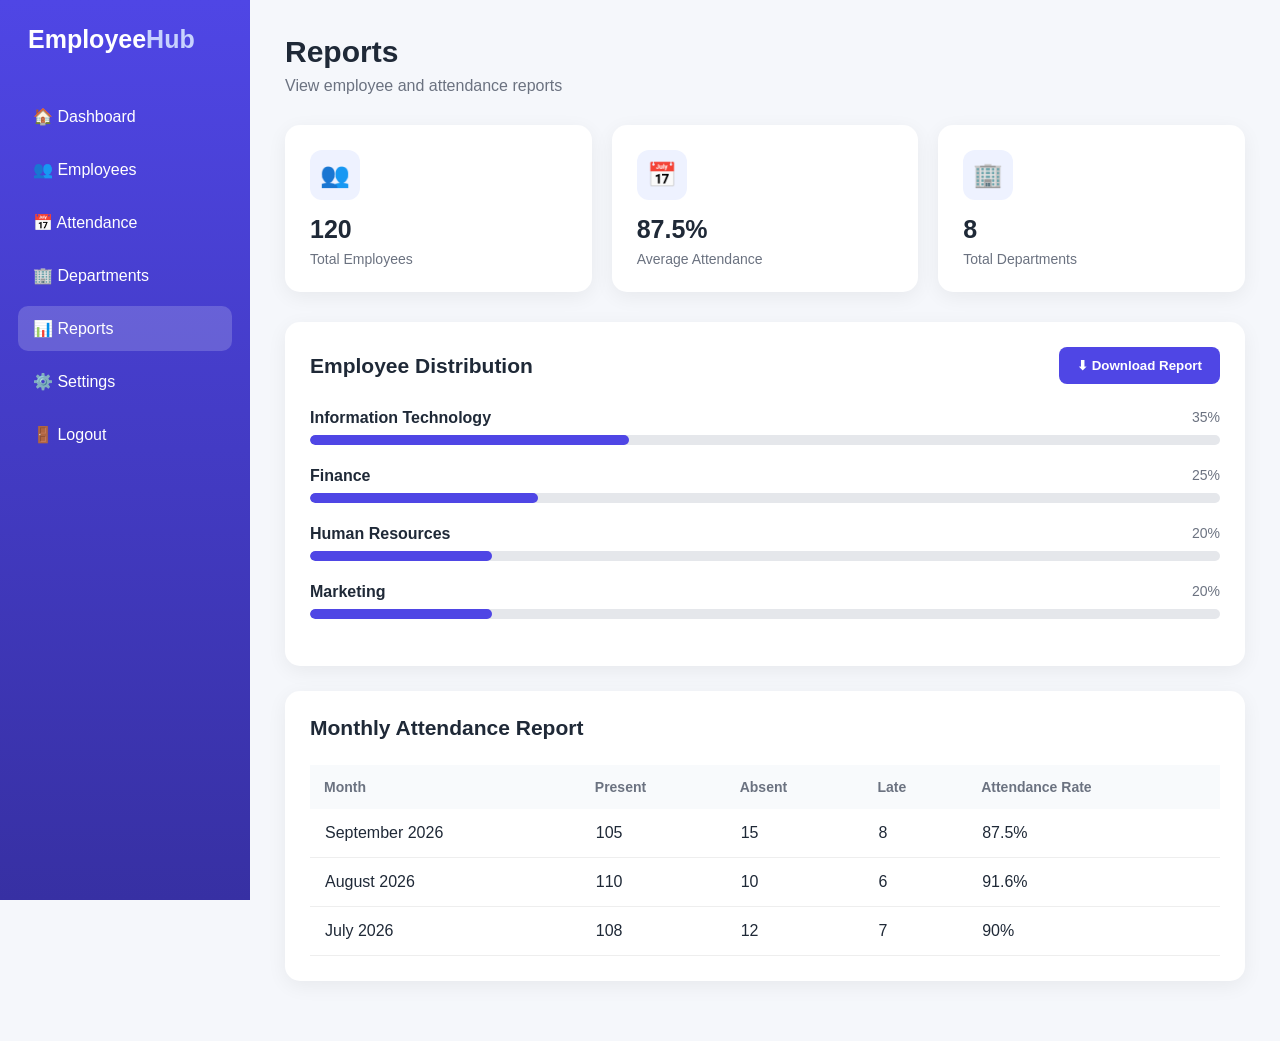
<file: reports.html>
<!DOCTYPE html>
<html lang="en">

<head>

    <meta charset="UTF-8">
    <meta name="viewport" content="width=device-width, initial-scale=1.0">

    <title>Reports - EmployeeHub</title>

    <style>

        * {
            margin: 0;
            padding: 0;
            box-sizing: border-box;
            font-family: Arial, sans-serif;
        }

        body {
            background: #f5f7fb;
            color: #1f2937;
        }

        /* SIDEBAR */

        .sidebar {
            position: fixed;
            left: 0;
            top: 0;
            width: 250px;
            height: 100vh;
            background: linear-gradient(180deg, #4f46e5, #3730a3);
            color: white;
            padding: 25px 18px;
        }

        .logo {
            font-size: 25px;
            font-weight: bold;
            margin-bottom: 40px;
            padding-left: 10px;
        }

        .logo span {
            color: #c7d2fe;
        }

        .menu {
            list-style: none;
        }

        .menu li {
            margin: 8px 0;
        }

        .menu a {
            display: block;
            padding: 13px 15px;
            color: white;
            text-decoration: none;
            border-radius: 10px;
            transition: 0.3s;
        }

        .menu a:hover,
        .menu a.active {
            background: rgba(255,255,255,0.18);
        }

        .logout {
            margin-top: 30px;
        }

        /* MAIN */

        .main {
            margin-left: 250px;
            padding: 35px;
        }

        .header {
            margin-bottom: 30px;
        }

        .header h1 {
            font-size: 30px;
            margin-bottom: 8px;
        }

        .header p {
            color: #6b7280;
        }

        /* REPORT CARDS */

        .report-grid {
            display: grid;
            grid-template-columns: repeat(3, 1fr);
            gap: 20px;
            margin-bottom: 30px;
        }

        .report-card {
            background: white;
            padding: 25px;
            border-radius: 15px;
            box-shadow: 0 5px 20px rgba(0,0,0,0.06);
        }

        .report-icon {
            width: 50px;
            height: 50px;
            display: flex;
            align-items: center;
            justify-content: center;
            background: #eef2ff;
            border-radius: 12px;
            font-size: 24px;
            margin-bottom: 15px;
        }

        .report-card h2 {
            font-size: 25px;
            margin-bottom: 7px;
        }

        .report-card p {
            color: #6b7280;
            font-size: 14px;
        }

        /* REPORT SECTION */

        .report-section {
            background: white;
            padding: 25px;
            border-radius: 15px;
            box-shadow: 0 5px 20px rgba(0,0,0,0.06);
            margin-bottom: 25px;
        }

        .section-header {
            display: flex;
            justify-content: space-between;
            align-items: center;
            margin-bottom: 25px;
        }

        .section-header h2 {
            font-size: 21px;
        }

        .download-btn {
            border: none;
            background: #4f46e5;
            color: white;
            padding: 11px 18px;
            border-radius: 8px;
            cursor: pointer;
            font-weight: bold;
        }

        .download-btn:hover {
            background: #3730a3;
        }

        /* PROGRESS */

        .department {
            margin-bottom: 22px;
        }

        .department-top {
            display: flex;
            justify-content: space-between;
            margin-bottom: 8px;
        }

        .department-name {
            font-weight: bold;
        }

        .percentage {
            color: #6b7280;
            font-size: 14px;
        }

        .progress {
            width: 100%;
            height: 10px;
            background: #e5e7eb;
            border-radius: 10px;
            overflow: hidden;
        }

        .progress-bar {
            height: 100%;
            background: #4f46e5;
            border-radius: 10px;
        }

        /* TABLE */

        .table-container {
            overflow-x: auto;
        }

        table {
            width: 100%;
            border-collapse: collapse;
            min-width: 650px;
        }

        th {
            background: #f8fafc;
            color: #6b7280;
            padding: 14px;
            text-align: left;
            font-size: 14px;
        }

        td {
            padding: 15px;
            border-bottom: 1px solid #eeeeee;
        }

        tr:hover {
            background: #fafafa;
        }

        /* RESPONSIVE */

        @media (max-width: 1000px) {

            .report-grid {
                grid-template-columns: repeat(2, 1fr);
            }

        }

        @media (max-width: 750px) {

            .sidebar {
                width: 200px;
            }

            .main {
                margin-left: 200px;
                padding: 20px;
            }

            .section-header {
                flex-direction: column;
                align-items: flex-start;
                gap: 15px;
            }

        }

        @media (max-width: 550px) {

            .sidebar {
                position: relative;
                width: 100%;
                height: auto;
            }

            .main {
                margin-left: 0;
                padding: 20px;
            }

            .report-grid {
                grid-template-columns: 1fr;
            }

            .menu {
                display: flex;
                flex-wrap: wrap;
                gap: 5px;
            }

            .menu li {
                margin: 0;
            }

        }

    </style>

</head>


<body>


    <!-- SIDEBAR -->

    <aside class="sidebar">

        <div class="logo">
            Employee<span>Hub</span>
        </div>

        <ul class="menu">

            <li>
                <a href="dashboard.html">
                    🏠 Dashboard
                </a>
            </li>

            <li>
                <a href="employees.html">
                    👥 Employees
                </a>
            </li>

            <li>
                <a href="attendance.html">
                    📅 Attendance
                </a>
            </li>

            <li>
                <a href="departments.html">
                    🏢 Departments
                </a>
            </li>

            <li>
                <a href="reports.html" class="active">
                    📊 Reports
                </a>
            </li>

            <li>
                <a href="#">
                    ⚙️ Settings
                </a>
            </li>

            <li class="logout">
                <a href="index.html">
                    🚪 Logout
                </a>
            </li>

        </ul>

    </aside>


    <!-- MAIN -->

    <main class="main">


        <div class="header">

            <h1>Reports</h1>

            <p>
                View employee and attendance reports
            </p>

        </div>


        <!-- REPORT SUMMARY -->

        <section class="report-grid">


            <div class="report-card">

                <div class="report-icon">
                    👥
                </div>

                <h2>120</h2>

                <p>
                    Total Employees
                </p>

            </div>


            <div class="report-card">

                <div class="report-icon">
                    📅
                </div>

                <h2>87.5%</h2>

                <p>
                    Average Attendance
                </p>

            </div>


            <div class="report-card">

                <div class="report-icon">
                    🏢
                </div>

                <h2>8</h2>

                <p>
                    Total Departments
                </p>

            </div>


        </section>


        <!-- DEPARTMENT REPORT -->

        <section class="report-section">

            <div class="section-header">

                <h2>
                    Employee Distribution
                </h2>

                <button
                    class="download-btn"
                    onclick="downloadReport()">
                    ⬇ Download Report
                </button>

            </div>


            <div class="department">

                <div class="department-top">

                    <span class="department-name">
                        Information Technology
                    </span>

                    <span class="percentage">
                        35%
                    </span>

                </div>

                <div class="progress">

                    <div
                        class="progress-bar"
                        style="width:35%">
                    </div>

                </div>

            </div>


            <div class="department">

                <div class="department-top">

                    <span class="department-name">
                        Finance
                    </span>

                    <span class="percentage">
                        25%
                    </span>

                </div>

                <div class="progress">

                    <div
                        class="progress-bar"
                        style="width:25%">
                    </div>

                </div>

            </div>


            <div class="department">

                <div class="department-top">

                    <span class="department-name">
                        Human Resources
                    </span>

                    <span class="percentage">
                        20%
                    </span>

                </div>

                <div class="progress">

                    <div
                        class="progress-bar"
                        style="width:20%">
                    </div>

                </div>

            </div>


            <div class="department">

                <div class="department-top">

                    <span class="department-name">
                        Marketing
                    </span>

                    <span class="percentage">
                        20%
                    </span>

                </div>

                <div class="progress">

                    <div
                        class="progress-bar"
                        style="width:20%">
                    </div>

                </div>

            </div>

        </section>


        <!-- ATTENDANCE REPORT -->

        <section class="report-section">

            <div class="section-header">

                <h2>
                    Monthly Attendance Report
                </h2>

            </div>


            <div class="table-container">

                <table>

                    <thead>

                        <tr>

                            <th>
                                Month
                            </th>

                            <th>
                                Present
                            </th>

                            <th>
                                Absent
                            </th>

                            <th>
                                Late
                            </th>

                            <th>
                                Attendance Rate
                            </th>

                        </tr>

                    </thead>


                    <tbody>

                        <tr>

                            <td>
                                September 2026
                            </td>

                            <td>
                                105
                            </td>

                            <td>
                                15
                            </td>

                            <td>
                                8
                            </td>

                            <td>
                                87.5%
                            </td>

                        </tr>


                        <tr>

                            <td>
                                August 2026
                            </td>

                            <td>
                                110
                            </td>

                            <td>
                                10
                            </td>

                            <td>
                                6
                            </td>

                            <td>
                                91.6%
                            </td>

                        </tr>


                        <tr>

                            <td>
                                July 2026
                            </td>

                            <td>
                                108
                            </td>

                            <td>
                                12
                            </td>

                            <td>
                                7
                            </td>

                            <td>
                                90%
                            </td>

                        </tr>

                    </tbody>

                </table>

            </div>

        </section>


    </main>


    <script>

        function downloadReport() {

            alert(
                "Report download feature will be connected to the database later."
            );

        }

    </script>


</body>

</html>
</file>
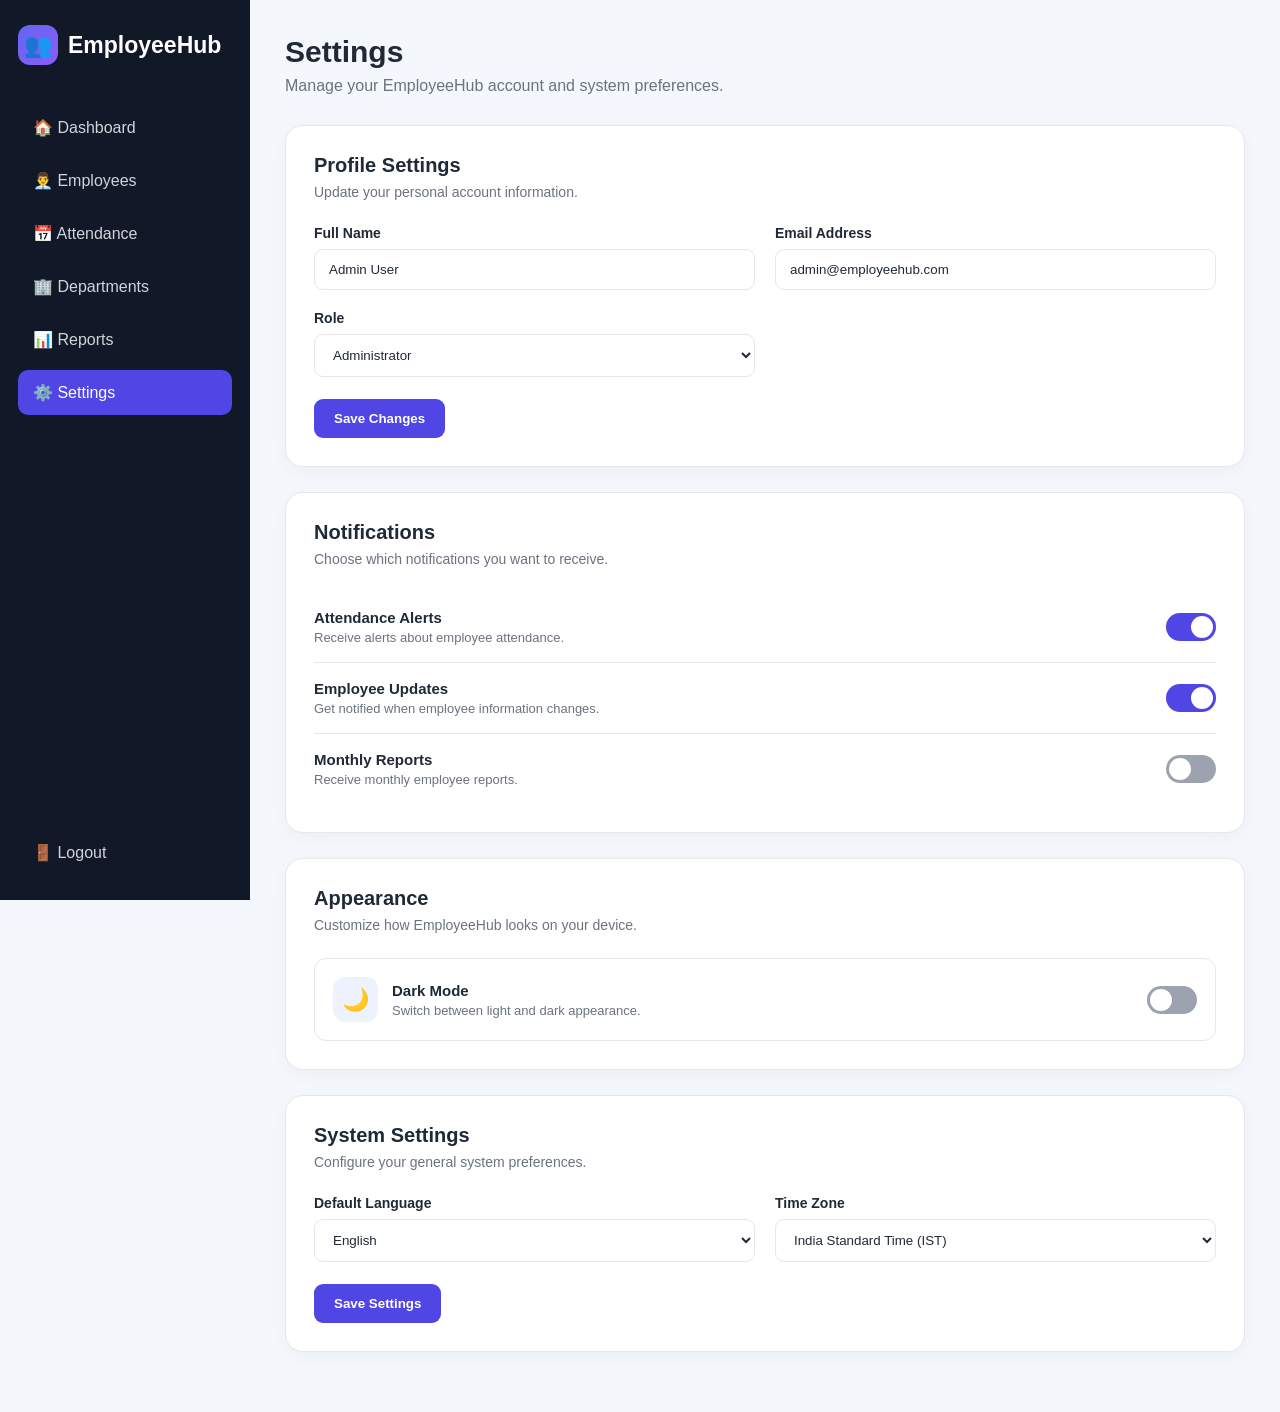
<file: settings.html>
<!DOCTYPE html>
<html lang="en">
<head>
<meta charset="UTF-8">
<meta name="viewport" content="width=device-width, initial-scale=1.0">

<title>Settings - EmployeeHub</title>

<style>

/* =========================
   DEFAULT THEME
========================= */

:root {
    --bg: #f4f7fb;
    --card: #ffffff;
    --text: #1f2937;
    --muted: #6b7280;
    --border: #e5e7eb;
    --sidebar: #111827;
    --sidebar-text: #d1d5db;
    --primary: #4f46e5;
    --primary-dark: #4338ca;
    --input: #ffffff;
}

/* =========================
   DARK MODE
========================= */

body.dark-mode {
    --bg: #111827;
    --card: #1f2937;
    --text: #f9fafb;
    --muted: #9ca3af;
    --border: #374151;
    --sidebar: #030712;
    --sidebar-text: #d1d5db;
    --primary: #6366f1;
    --primary-dark: #4f46e5;
    --input: #111827;
}

/* =========================
   RESET
========================= */

* {
    margin: 0;
    padding: 0;
    box-sizing: border-box;
    font-family: Arial, Helvetica, sans-serif;
}

body {
    background: var(--bg);
    color: var(--text);
    transition: 0.3s;
}

/* =========================
   SIDEBAR
========================= */

.sidebar {
    width: 250px;
    height: 100vh;
    background: var(--sidebar);
    position: fixed;
    left: 0;
    top: 0;
    padding: 25px 18px;
    color: white;
}

.logo {
    display: flex;
    align-items: center;
    gap: 10px;
    font-size: 23px;
    font-weight: bold;
    margin-bottom: 40px;
}

.logo-icon {
    width: 40px;
    height: 40px;
    background: linear-gradient(135deg, #6366f1, #8b5cf6);
    border-radius: 12px;
    display: flex;
    align-items: center;
    justify-content: center;
}

.nav {
    display: flex;
    flex-direction: column;
    gap: 8px;
}

.nav a {
    color: var(--sidebar-text);
    text-decoration: none;
    padding: 13px 15px;
    border-radius: 10px;
    display: block;
    transition: 0.3s;
}

.nav a:hover,
.nav a.active {
    background: #4f46e5;
    color: white;
}

.logout {
    position: absolute;
    bottom: 25px;
    left: 18px;
    right: 18px;
}

/* =========================
   MAIN
========================= */

.main {
    margin-left: 250px;
    padding: 35px;
    min-height: 100vh;
}

.header {
    margin-bottom: 30px;
}

.header h1 {
    font-size: 30px;
    margin-bottom: 8px;
}

.header p {
    color: var(--muted);
}

/* =========================
   SETTINGS CARD
========================= */

.settings-card {
    background: var(--card);
    border: 1px solid var(--border);
    border-radius: 18px;
    padding: 28px;
    margin-bottom: 25px;
    box-shadow: 0 5px 20px rgba(0,0,0,0.04);
}

.settings-card h2 {
    font-size: 20px;
    margin-bottom: 7px;
}

.description {
    color: var(--muted);
    font-size: 14px;
    margin-bottom: 25px;
}

/* =========================
   FORM
========================= */

.form-grid {
    display: grid;
    grid-template-columns: repeat(2, 1fr);
    gap: 20px;
}

.form-group {
    display: flex;
    flex-direction: column;
}

.form-group label {
    margin-bottom: 8px;
    font-size: 14px;
    font-weight: bold;
}

.form-group input,
.form-group select {
    padding: 12px 14px;
    border: 1px solid var(--border);
    border-radius: 9px;
    background: var(--input);
    color: var(--text);
    outline: none;
}

.form-group input:focus,
.form-group select:focus {
    border-color: var(--primary);
}

/* =========================
   BUTTON
========================= */

.btn {
    margin-top: 22px;
    padding: 12px 20px;
    border: none;
    border-radius: 9px;
    background: var(--primary);
    color: white;
    font-weight: bold;
    cursor: pointer;
    transition: 0.3s;
}

.btn:hover {
    background: var(--primary-dark);
}

.success {
    color: #16a34a;
    margin-top: 12px;
    display: none;
    font-size: 14px;
}

/* =========================
   NOTIFICATION ROW
========================= */

.setting-row {
    display: flex;
    justify-content: space-between;
    align-items: center;
    padding: 17px 0;
    border-bottom: 1px solid var(--border);
}

.setting-row:last-child {
    border-bottom: none;
}

.setting-info h3 {
    font-size: 15px;
    margin-bottom: 4px;
}

.setting-info p {
    color: var(--muted);
    font-size: 13px;
}

/* =========================
   TOGGLE
========================= */

.switch {
    position: relative;
    width: 50px;
    height: 28px;
}

.switch input {
    display: none;
}

.slider {
    position: absolute;
    inset: 0;
    background: #9ca3af;
    border-radius: 30px;
    cursor: pointer;
    transition: 0.3s;
}

.slider::before {
    content: "";
    width: 22px;
    height: 22px;
    background: white;
    position: absolute;
    left: 3px;
    top: 3px;
    border-radius: 50%;
    transition: 0.3s;
}

.switch input:checked + .slider {
    background: var(--primary);
}

.switch input:checked + .slider::before {
    transform: translateX(22px);
}

/* =========================
   DARK MODE BOX
========================= */

.appearance-box {
    display: flex;
    justify-content: space-between;
    align-items: center;
    padding: 18px;
    border: 1px solid var(--border);
    border-radius: 12px;
    margin-top: 10px;
}

.appearance-left {
    display: flex;
    align-items: center;
    gap: 14px;
}

.theme-icon {
    width: 45px;
    height: 45px;
    border-radius: 12px;
    background: #eef2ff;
    display: flex;
    align-items: center;
    justify-content: center;
    font-size: 22px;
}

body.dark-mode .theme-icon {
    background: #312e81;
}

/* =========================
   MOBILE
========================= */

@media (max-width: 800px) {

    .sidebar {
        width: 100%;
        height: auto;
        position: relative;
        padding: 15px;
    }

    .logo {
        margin-bottom: 15px;
    }

    .nav {
        flex-direction: row;
        flex-wrap: wrap;
    }

    .nav a {
        padding: 9px 12px;
        font-size: 13px;
    }

    .logout {
        position: static;
        margin-top: 10px;
    }

    .main {
        margin-left: 0;
        padding: 20px;
    }

    .form-grid {
        grid-template-columns: 1fr;
    }
}

@media (max-width: 500px) {

    .main {
        padding: 15px;
    }

    .settings-card {
        padding: 20px;
    }

    .header h1 {
        font-size: 25px;
    }

    .appearance-box {
        gap: 15px;
    }
}

</style>
</head>

<body>

<!-- =========================
     SIDEBAR
========================= -->

<div class="sidebar">

    <div class="logo">
        <div class="logo-icon">👥</div>
        EmployeeHub
    </div>

    <div class="nav">

        <a href="dashboard.html">
            🏠 Dashboard
        </a>

        <a href="employees.html">
            👨‍💼 Employees
        </a>

        <a href="attendance.html">
            📅 Attendance
        </a>

        <a href="departments.html">
            🏢 Departments
        </a>

        <a href="reports.html">
            📊 Reports
        </a>

        <a href="settings.html" class="active">
            ⚙️ Settings
        </a>

        <a href="index.html" class="logout">
            🚪 Logout
        </a>

    </div>

</div>


<!-- =========================
     MAIN CONTENT
========================= -->

<div class="main">

    <div class="header">

        <h1>Settings</h1>

        <p>
            Manage your EmployeeHub account and system preferences.
        </p>

    </div>


    <!-- =========================
         PROFILE SETTINGS
    ========================= -->

    <div class="settings-card">

        <h2>Profile Settings</h2>

        <p class="description">
            Update your personal account information.
        </p>

        <form id="profileForm">

            <div class="form-grid">

                <div class="form-group">

                    <label>Full Name</label>

                    <input
                        type="text"
                        value="Admin User"
                        required
                    >

                </div>


                <div class="form-group">

                    <label>Email Address</label>

                    <input
                        type="email"
                        value="admin@employeehub.com"
                        required
                    >

                </div>


                <div class="form-group">

                    <label>Role</label>

                    <select>

                        <option>Administrator</option>
                        <option>HR Manager</option>
                        <option>Manager</option>

                    </select>

                </div>

            </div>

            <button class="btn" type="submit">
                Save Changes
            </button>

            <p id="profileSuccess" class="success">
                ✓ Profile changes saved successfully!
            </p>

        </form>

    </div>


    <!-- =========================
         NOTIFICATIONS
    ========================= -->

    <div class="settings-card">

        <h2>Notifications</h2>

        <p class="description">
            Choose which notifications you want to receive.
        </p>


        <div class="setting-row">

            <div class="setting-info">

                <h3>Attendance Alerts</h3>

                <p>
                    Receive alerts about employee attendance.
                </p>

            </div>

            <label class="switch">

                <input type="checkbox" checked>

                <span class="slider"></span>

            </label>

        </div>


        <div class="setting-row">

            <div class="setting-info">

                <h3>Employee Updates</h3>

                <p>
                    Get notified when employee information changes.
                </p>

            </div>

            <label class="switch">

                <input type="checkbox" checked>

                <span class="slider"></span>

            </label>

        </div>


        <div class="setting-row">

            <div class="setting-info">

                <h3>Monthly Reports</h3>

                <p>
                    Receive monthly employee reports.
                </p>

            </div>

            <label class="switch">

                <input type="checkbox">

                <span class="slider"></span>

            </label>

        </div>

    </div>


    <!-- =========================
         APPEARANCE
    ========================= -->

    <div class="settings-card">

        <h2>Appearance</h2>

        <p class="description">
            Customize how EmployeeHub looks on your device.
        </p>


        <div class="appearance-box">

            <div class="appearance-left">

                <div class="theme-icon" id="themeIcon">
                    🌙
                </div>

                <div class="setting-info">

                    <h3>Dark Mode</h3>

                    <p id="themeText">
                        Switch between light and dark appearance.
                    </p>

                </div>

            </div>


            <label class="switch">

                <input
                    type="checkbox"
                    id="darkModeToggle"
                >

                <span class="slider"></span>

            </label>

        </div>

    </div>


    <!-- =========================
         SYSTEM SETTINGS
    ========================= -->

    <div class="settings-card">

        <h2>System Settings</h2>

        <p class="description">
            Configure your general system preferences.
        </p>


        <div class="form-grid">

            <div class="form-group">

                <label>Default Language</label>

                <select>

                    <option>English</option>
                    <option>Hindi</option>
                    <option>Gujarati</option>

                </select>

            </div>


            <div class="form-group">

                <label>Time Zone</label>

                <select>

                    <option>
                        India Standard Time (IST)
                    </option>

                    <option>
                        UTC
                    </option>

                </select>

            </div>

        </div>


        <button
            class="btn"
            id="systemSave"
            type="button"
        >
            Save Settings
        </button>

        <p id="systemSuccess" class="success">
            ✓ System settings saved successfully!
        </p>

    </div>

</div>


<script>

/* =========================
   PROFILE SAVE
========================= */

document
.getElementById("profileForm")
.addEventListener("submit", function(event) {

    event.preventDefault();

    const message =
        document.getElementById("profileSuccess");

    message.style.display = "block";

    setTimeout(function() {

        message.style.display = "none";

    }, 3000);

});


/* =========================
   SYSTEM SETTINGS SAVE
========================= */

document
.getElementById("systemSave")
.addEventListener("click", function() {

    const message =
        document.getElementById("systemSuccess");

    message.style.display = "block";

    setTimeout(function() {

        message.style.display = "none";

    }, 3000);

});


/* =========================
   DARK MODE
========================= */

const darkModeToggle =
    document.getElementById("darkModeToggle");

const themeIcon =
    document.getElementById("themeIcon");

const themeText =
    document.getElementById("themeText");


function updateTheme() {

    if (darkModeToggle.checked) {

        document.body.classList.add("dark-mode");

        themeIcon.textContent = "☀️";

        themeText.textContent =
            "Dark mode is currently enabled.";

        localStorage.setItem(
            "employeeHubTheme",
            "dark"
        );

    } else {

        document.body.classList.remove("dark-mode");

        themeIcon.textContent = "🌙";

        themeText.textContent =
            "Switch between light and dark appearance.";

        localStorage.setItem(
            "employeeHubTheme",
            "light"
        );

    }

}


/* =========================
   LOAD SAVED THEME
========================= */

const savedTheme =
    localStorage.getItem("employeeHubTheme");

if (savedTheme === "dark") {

    darkModeToggle.checked = true;

    document.body.classList.add("dark-mode");

    themeIcon.textContent = "☀️";

    themeText.textContent =
        "Dark mode is currently enabled.";

}


/* =========================
   TOGGLE EVENT
========================= */

darkModeToggle.addEventListener(
    "change",
    updateTheme
);

</script>

</body>
</html>
</file>
